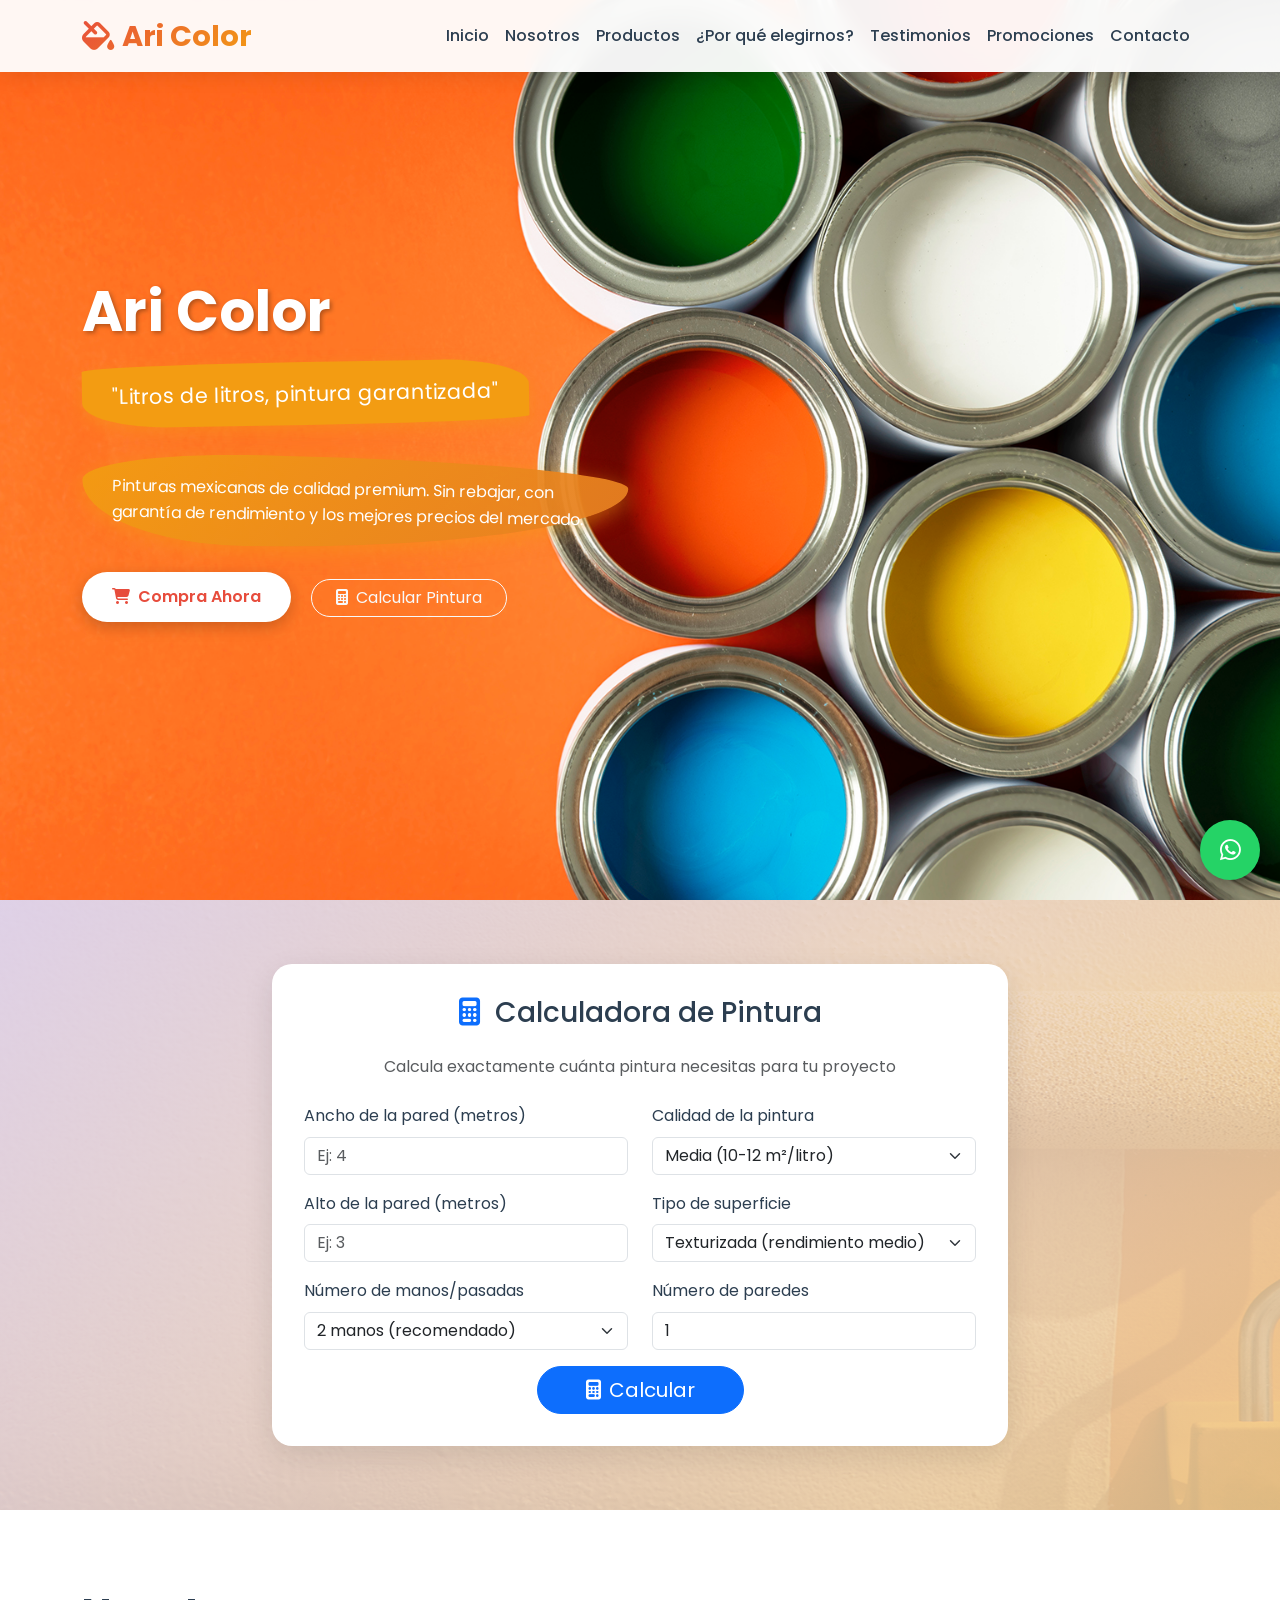
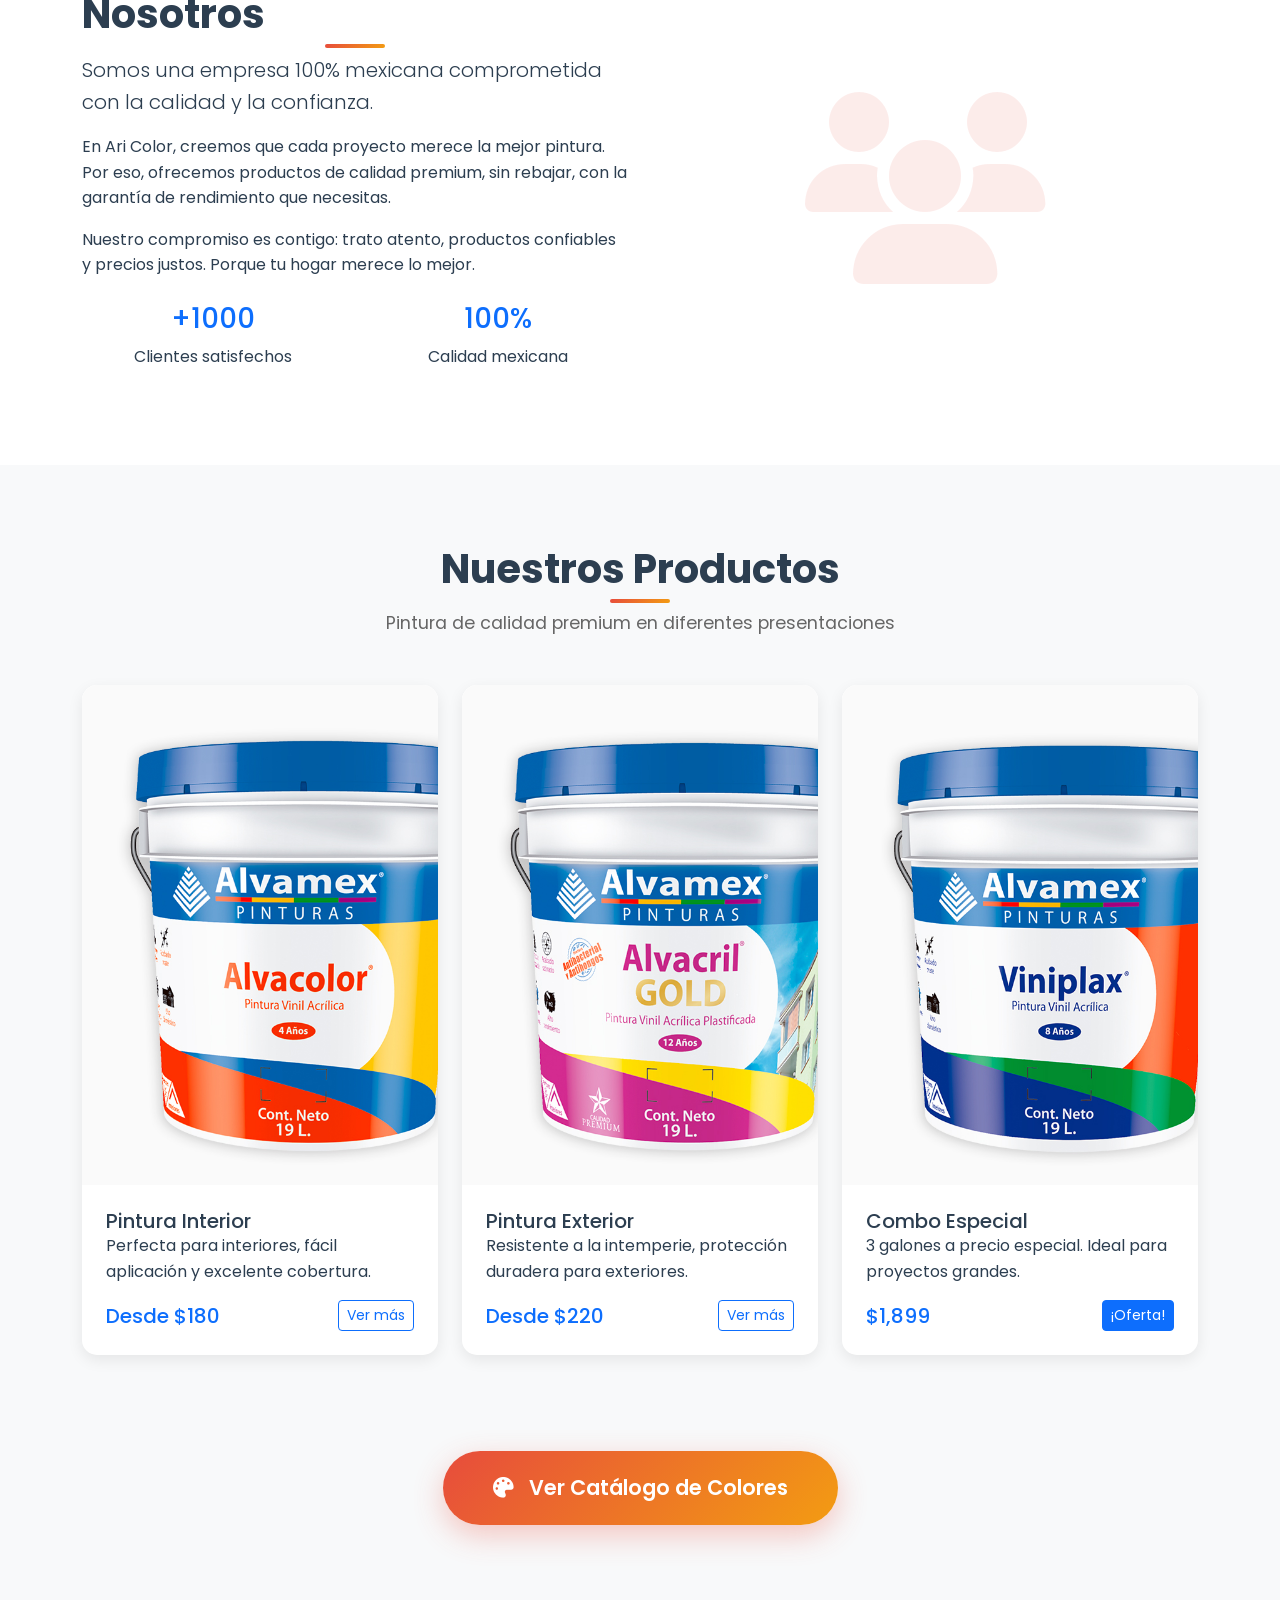
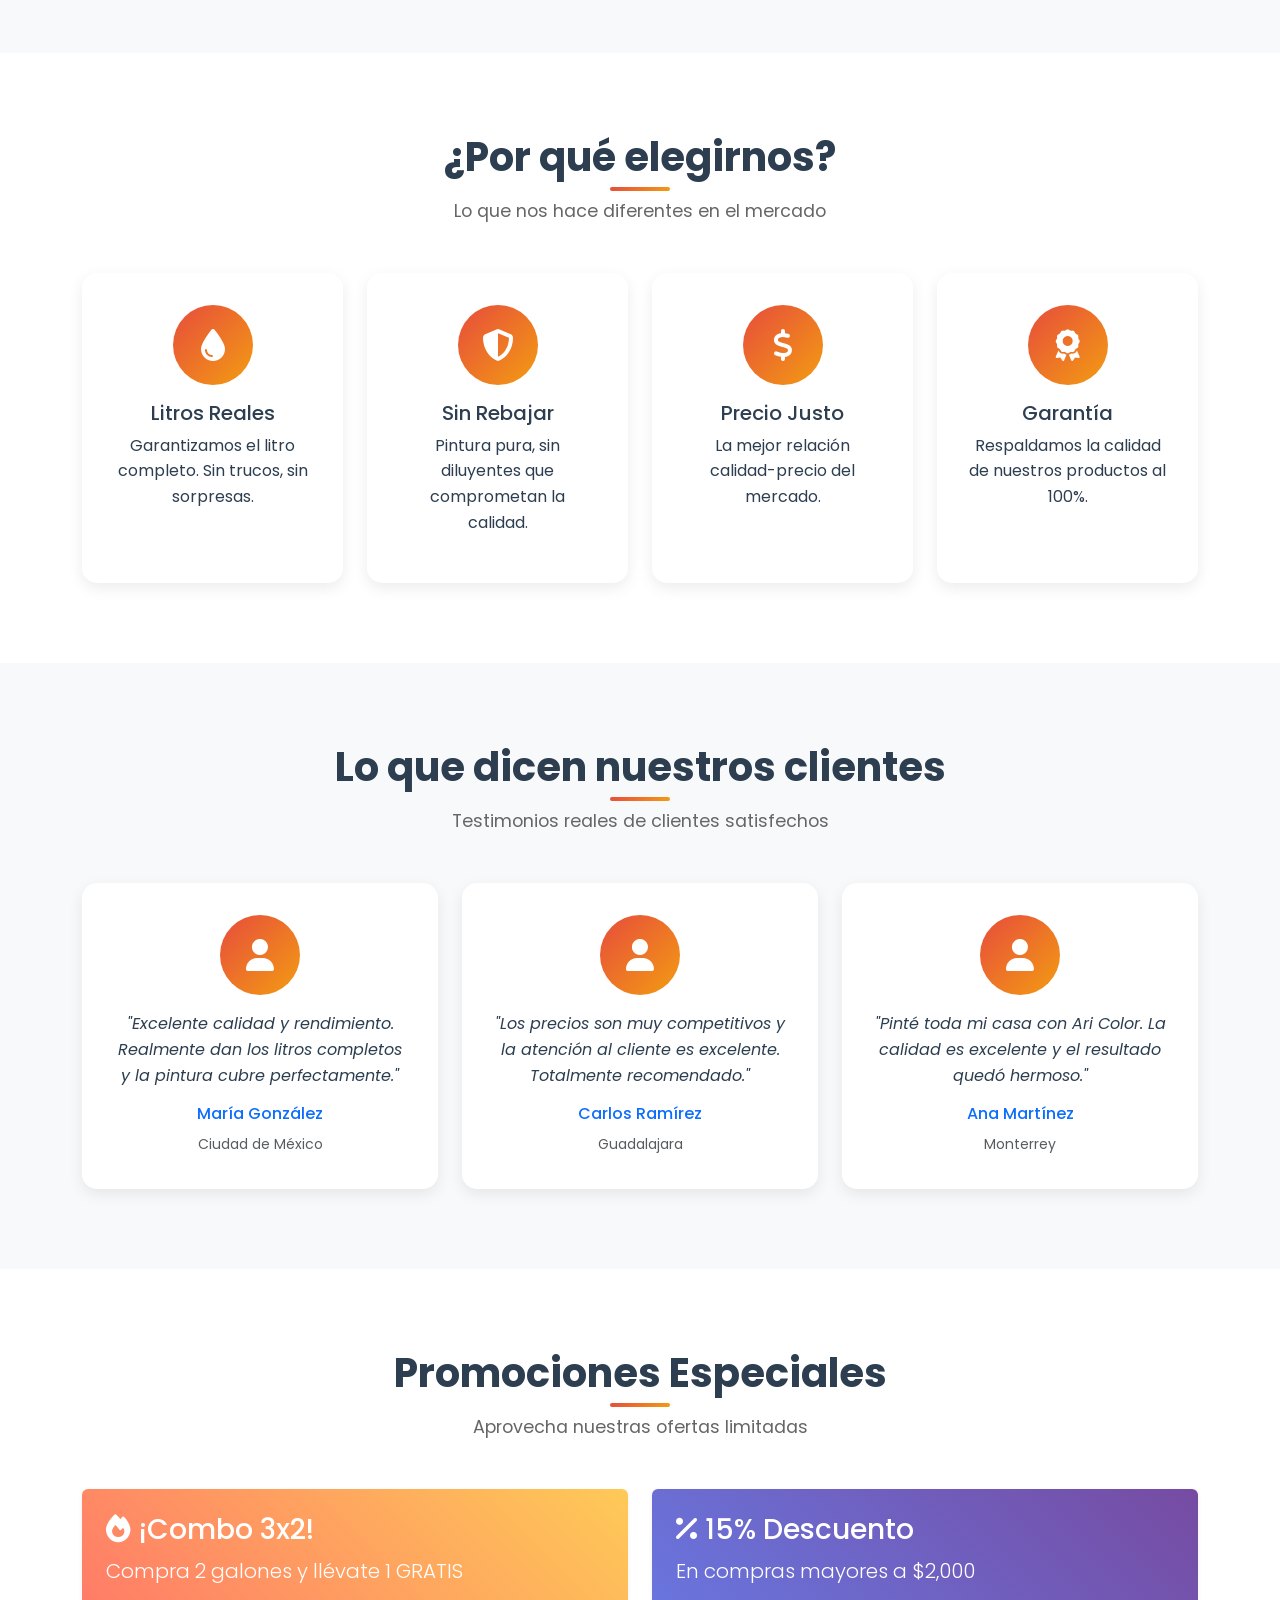
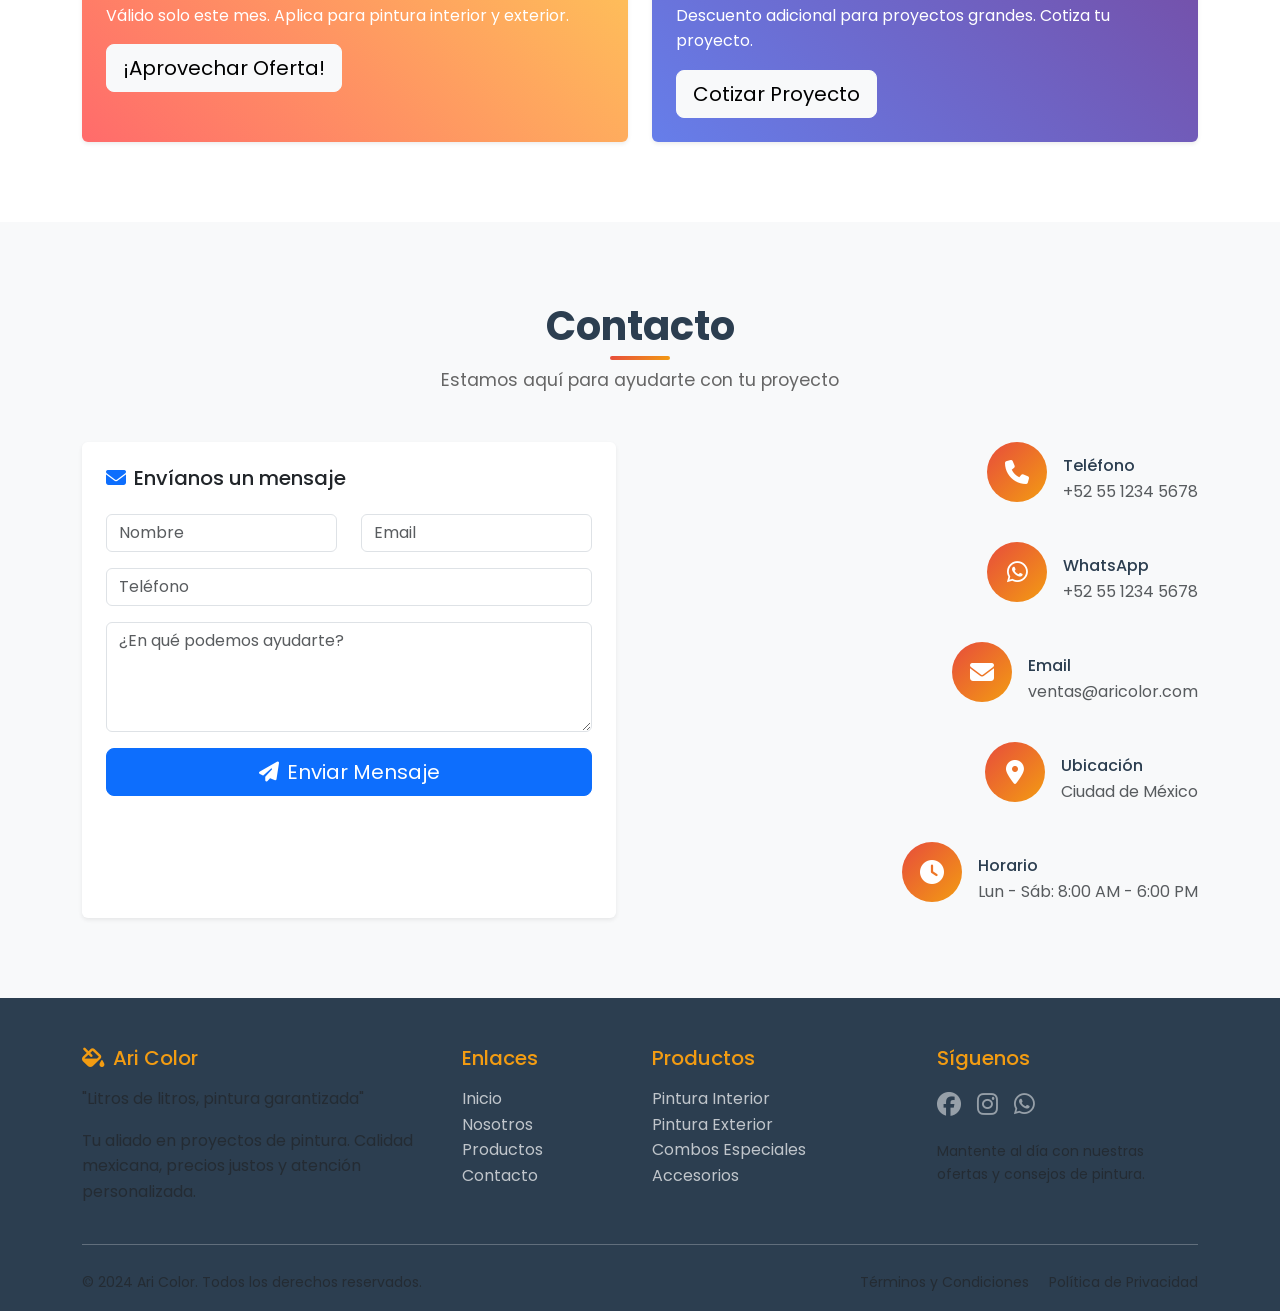
<file: index.html>
<!DOCTYPE html>
<html lang="es">

<head>
    <script src="script.js"></script>
    <script type="text/javascript" async defer src="/pinit.js"></script>
    <meta charset="UTF-8">
    <meta name="viewport" content="width=device-width, initial-scale=1.0">
    <meta name="description"
        content="Ari Color - Litros de litros, pintura garantizada. Pintura mexicana de calidad premium.">
    <meta name="keywords" content="pintura, litros, calidad, mexicana, interior, exterior">
    <title>Ari Color - Litros de litros, pintura garantizada</title>
    <link href="https://cdn.jsdelivr.net/npm/bootstrap@5.3.2/dist/css/bootstrap.min.css" rel="stylesheet">
    <link href="https://cdnjs.cloudflare.com/ajax/libs/font-awesome/6.4.0/css/all.min.css" rel="stylesheet">
    <link href="https://fonts.googleapis.com/css2?family=Poppins:wght@300;400;600;700&display=swap" rel="stylesheet">
    <link rel="icon" type="image/x-icon" href="images/favicon/favicon.ico.png">
    <link href="style.css" rel="stylesheet">

</head>

<body>
    <!-- Navigation -->
    <nav class="navbar navbar-expand-lg navbar-custom fixed-top">
        <div class="container">
            <a class="navbar-brand" href="#home">
                <i class="fas fa-fill-drip me-2"></i>Ari Color
            </a>
            <button class="navbar-toggler" type="button" data-bs-toggle="collapse" data-bs-target="#navbarNav">
                <span class="navbar-toggler-icon"></span>
            </button>
            <div class="collapse navbar-collapse" id="navbarNav">
                <ul class="navbar-nav ms-auto">
                    <li class="nav-item">
                        <a class="nav-link" href="#home">Inicio</a>
                    </li>
                    <li class="nav-item">
                        <a class="nav-link" href="#about">Nosotros</a>
                    </li>
                    <li class="nav-item">
                        <a class="nav-link" href="#products">Productos</a>
                    </li>
                    <li class="nav-item">
                        <a class="nav-link" href="#why-us">¿Por qué elegirnos?</a>
                    </li>
                    <li class="nav-item">
                        <a class="nav-link" href="#testimonials">Testimonios</a>
                    </li>
                    <li class="nav-item">
                        <a class="nav-link" href="#promotions">Promociones</a>
                    </li>
                    <li class="nav-item">
                        <a class="nav-link" href="#contact">Contacto</a>
                    </li>
                </ul>
            </div>
        </div>
    </nav>

    <!-- Hero Section -->
    <section id="home" class="hero-section">
        <div class="container">
            <div class="row align-items-center">
                <div class="col-lg-6">
                    <div class="hero-content fade-in-up">
                        <h1 class="hero-title">Ari Color</h1>
                       
<p class="hero-subtitle">"Litros de litros, pintura garantizada"</p>
<p class="hero-description mb-4">Pinturas mexicanas de calidad premium. Sin rebajar, con garantía de rendimiento y los mejores precios del mercado.</p>
                        <a href="#products" class="btn-custom me-3">
                            <i class="fas fa-shopping-cart me-2"></i>Compra Ahora
                        </a>
                        <a href="#calculator" class="btn btn-outline-light rounded-pill px-4">
                            <i class="fas fa-calculator me-2"></i>Calcular Pintura
                        </a>
                    </div>
                </div>
                <div class="col-lg-6">
                    <div class="text-center">
                        
                    </div>
                </div>
            </div>
        </div>
    </section>

    <!-- Calculator Section -->
    <section id="calculator" class="calculator-section">
        <div class="container">
            <div class="row justify-content-center">
                <div class="col-lg-8">
                    <div class="calculator-card">
                        <h3 class="text-center mb-4">
                            <i class="fas fa-calculator text-primary me-2"></i>
                            Calculadora de Pintura
                        </h3>
                        <p class="text-center text-muted mb-4">Calcula exactamente cuánta pintura necesitas para tu
                            proyecto</p>

                        <div class="row">
                            <div class="col-md-6">
                                <div class="mb-3">
                                    <label class="form-label">Ancho de la pared (metros)</label>
                                    <input type="number" class="form-control" id="width" placeholder="Ej: 4" step="0.1"
                                        min="0">
                                </div>
                                <div class="mb-3">
                                    <label class="form-label">Alto de la pared (metros)</label>
                                    <input type="number" class="form-control" id="height" placeholder="Ej: 3" step="0.1"
                                        min="0">
                                </div>
                                <div class="mb-3">
                                    <label class="form-label">Número de manos/pasadas</label>
                                    <select class="form-select" id="coats">
                                        <option value="1">1 mano</option>
                                        <option value="2" selected>2 manos (recomendado)</option>
                                        <option value="3">3 manos</option>
                                    </select>
                                </div>
                            </div>
                            <div class="col-md-6">
                                <div class="mb-3">
                                    <label class="form-label">Calidad de la pintura</label>
                                    <select class="form-select" id="quality">
                                        <option value="basica">Básica (8-10 m²/litro)</option>
                                        <option value="media" selected>Media (10-12 m²/litro)</option>
                                        <option value="premium">Premium (12-14 m²/litro)</option>
                                    </select>
                                </div>
                                <div class="mb-3">
                                    <label class="form-label">Tipo de superficie</label>
                                    <select class="form-select" id="surface">
                                        <option value="lisa">Lisa (mejor rendimiento)</option>
                                        <option value="texturizada" selected>Texturizada (rendimiento medio)</option>
                                        <option value="rugosa">Rugosa (menor rendimiento)</option>
                                    </select>
                                </div>
                                <div class="mb-3">
                                    <label class="form-label">Número de paredes</label>
                                    <input type="number" class="form-control" id="walls" placeholder="Ej: 1" value="1"
                                        min="1" max="20">
                                </div>
                            </div>
                        </div>

                        <div class="text-center">
                            <button class="btn btn-primary btn-lg rounded-pill px-5" onclick="calculatePaint()">
                                <i class="fas fa-calculator me-2"></i>Calcular
                            </button>
                        </div>

                        <div id="result" class="mt-4" style="display: none;">
                            <div class="alert alert-success">
                                <h5 class="text-center mb-3"><i class="fas fa-paint-brush me-2"></i>Resultado del
                                    Cálculo</h5>

                                <div class="row text-center mb-3">
                                    <div class="col-md-4">
                                        <div class="p-3 bg-white rounded">
                                            <small class="text-muted d-block">Área total</small>
                                            <strong id="totalArea" class="fs-5 text-primary"></strong>
                                        </div>
                                    </div>
                                    <div class="col-md-4">
                                        <div class="p-3 bg-white rounded">
                                            <small class="text-muted d-block">Rendimiento</small>
                                            <strong id="coverage" class="fs-5 text-primary"></strong>
                                        </div>
                                    </div>
                                    <div class="col-md-4">
                                        <div class="p-3 bg-white rounded">
                                            <small class="text-muted d-block">Litros necesarios</small>
                                            <strong id="liters" class="fs-5 text-primary"></strong>
                                        </div>
                                    </div>
                                </div>

                                <div class="text-center p-3 bg-white rounded">
                                    <p class="mb-2"><strong>Recomendación de compra:</strong></p>
                                    <p class="mb-0 fs-5 text-success" id="recommendation"></p>
                                </div>

                                <div class="mt-3 p-3 bg-light rounded">
                                    <small class="text-muted" id="details"></small>
                                </div>
                            </div>
                        </div>
                    </div>
                </div>
            </div>
        </div>
    </section>

    <!-- About Section -->
    <section id="about" class="section-padding">
        <div class="container">
            <div class="row align-items-center">
                <div class="col-lg-6">
                    <h2 class="section-title text-start">Nosotros</h2>
                    <p class="lead">Somos una empresa 100% mexicana comprometida con la calidad y la confianza.</p>
                    <p>En Ari Color, creemos que cada proyecto merece la mejor pintura. Por eso, ofrecemos productos de
                        calidad premium, sin rebajar, con la garantía de rendimiento que necesitas.</p>
                    <p>Nuestro compromiso es contigo: trato atento, productos confiables y precios justos. Porque tu
                        hogar merece lo mejor.</p>
                    <div class="row mt-4">
                        <div class="col-6">
                            <div class="text-center">
                                <h3 class="text-primary">+1000</h3>
                                <p>Clientes satisfechos</p>
                            </div>
                        </div>
                        <div class="col-6">
                            <div class="text-center">
                                <h3 class="text-primary">100%</h3>
                                <p>Calidad mexicana</p>
                            </div>
                        </div>
                    </div>
                </div>
                <div class="col-lg-6">
                    <div class="text-center">
                        <i class="fas fa-users"
                            style="font-size: 12rem; color: var(--primary-color); opacity: 0.1;"></i>
                    </div>
                </div>
            </div>
        </div>
    </section>

    <!-- Products Section -->
    <section id="products" class="section-padding bg-light">
        <div class="container">
            <h2 class="section-title">Nuestros Productos</h2>
            <p class="section-subtitle">Pintura de calidad premium en diferentes presentaciones</p>

            <div class="row g-4">
                <div class="col-lg-4 col-md-6">
                    <div class="product-card">
                       <div class="product-image">
    <img src="VIN-Alvacolor-19L.jpg" height="500px" width="auto"alt="Pintura Interior">
</div>
                        <div class="card-body p-4">
                            <h5 class="card-title">Pintura Interior</h5>
                            <p class="card-text">Perfecta para interiores, fácil aplicación y excelente cobertura.</p>
                            <div class="d-flex justify-content-between align-items-center">
                                <span class="h5 text-primary mb-0">Desde $180</span>
                                <button class="btn btn-outline-primary btn-sm product-btn">Ver más</button>
                            </div>
                        </div>
                    </div>
                </div>
                <div class="col-lg-4 col-md-6">
                    <div class="product-card">
                                          <div class="product-image">
    <img src="VIN-Alvacril-Gold-19L.jpg" height="500px" width="auto"alt="Pintura Interior">
</div>
                        <div class="card-body p-4">
                            <h5 class="card-title">Pintura Exterior</h5>
                            <p class="card-text">Resistente a la intemperie, protección duradera para exteriores.</p>
                            <div class="d-flex justify-content-between align-items-center">
                                <span class="h5 text-primary mb-0">Desde $220</span>
                                <button class="btn btn-outline-primary btn-sm product-btn">Ver más</button>
                            </div>
                        </div>
                    </div>
                </div>
                <div class="col-lg-4 col-md-6">
                    <div class="product-card">
                                           <div class="product-image">
    <img src="VIN-Viniplax-19L.jpg" height="500px" width="auto"alt="Pintura Interior">
</div>
                        <div class="card-body p-4">
                            <h5 class="card-title">Combo Especial</h5>
                            <p class="card-text">3 galones a precio especial. Ideal para proyectos grandes.</p>
                            <div class="d-flex justify-content-between align-items-center">
                                <span class="h5 text-primary mb-0">$1,899</span>
                                <button class="btn btn-primary btn-sm product-btn">¡Oferta!</button>
                            </div>
                        </div>
                    </div>
                </div>
            </div>
            <div class="container py-5">
        
        
        <!-- Catalog Toggle Button -->
        <div class="catalog-toggle-wrapper">
            <button class="catalog-toggle-btn" id="catalogToggle">
                <i class="fas fa-palette"></i>
                <span>Ver Catálogo de Colores</span>
            </button>
        </div>

        <!-- Collapsible Catalog Section -->
        <div class="catalog-collapsible" id="catalogSection">
            <div class="catalog-section">
                <div class="container">
                    <h2 class="section-title">
                        <i class="fas fa-palette me-2" style="color: var(--primary-color);"></i>
                        Catálogo de Colores
                    </h2>
                    <p class="section-subtitle">Explora nuestra amplia gama de colores premium</p>

                    <!-- Filtros y Búsqueda -->
                    <div class="filter-container">
                        <div class="row align-items-center mb-3">
                            <div class="col-md-6">
                                <input type="text" id="searchInput" class="form-control search-box" placeholder="Buscar por nombre o código...">
                            </div>
                            <div class="col-md-6 text-end">
                                <span id="colorCount" class="text-muted">50 colores disponibles</span>
                            </div>
                        </div>
                        <div class="text-center">
                            <button class="filter-btn active" data-category="all">Todos</button>
                            <button class="filter-btn" data-category="calidos">Cálidos</button>
                            <button class="filter-btn" data-category="frios">Fríos</button>
                            <button class="filter-btn" data-category="neutros">Neutros</button>
                            <button class="filter-btn" data-category="pasteles">Pasteles</button>
                            <button class="filter-btn" data-category="intensos">Intensos</button>
                        </div>
                    </div>

                    <!-- Grid de Colores -->
                    <div id="colorGrid" class="color-grid"></div>

                    <!-- Mensaje cuando no hay resultados -->
                    <div id="noResults" class="text-center py-5" style="display: none;">
                        <i class="fas fa-search fs-1 text-muted mb-3"></i>
                        <p class="text-muted">No se encontraron colores con ese criterio</p>
                    </div>
                </div>
            </div>
        </div>
    </div>

    <!-- Modal de Detalle -->
    <div class="modal fade" id="colorModal" tabindex="-1">
        <div class="modal-dialog modal-lg modal-dialog-centered">
            <div class="modal-content">
                <div class="modal-header border-0">
                    <h5 class="modal-title">Detalle del Color</h5>
                    <button type="button" class="btn-close" data-bs-dismiss="modal"></button>
                </div>
                <div class="modal-body">
                    <div class="row">
                        <div class="col-md-4">
                            <div id="modalColorPreview" class="modal-color-preview"></div>
                            <div class="color-detail-info">
                                <h3 id="modalColorName" class="color-detail-name"></h3>
                                <div class="detail-item">
                                    <div class="detail-label">Código</div>
                                    <div class="detail-value" id="modalColorCode"></div>
                                    <button class="copy-btn mt-2" onclick="copyCode()">
                                        <i class="fas fa-copy me-1"></i> Copiar
                                    </button>
                                </div>
                                <div class="detail-item">
                                    <div class="detail-label">Categoría</div>
                                    <div class="detail-value" id="modalColorCategory"></div>
                                </div>
                                <div class="detail-item">
                                    <div class="detail-label">Ideal para</div>
                                    <div class="detail-value" id="modalColorUse"></div>
                                </div>

                            </div>
                        </div>
                          <div class="col-md-8">
                            
                            <div class="col-lg-12">
                            <div class="pinterest-container">
                                
                                <div class="pinterest-embed-wrapper">
                                    <iframe src="https://pin.it/7azLNta8i" 
                                            height="450" 
                                            width="100%" 
                                            frameborder="0" 
                                            scrolling="no"
                                            style="border-radius: 10px;">
                                    </iframe>
                                </div>
                                <h5 class="mb-3">
                                    <i class="fab fa-pinterest text-danger me-2"></i>
                                    Inspiración de Pinterest
                                </h5>
                                <p class="text-muted small mt-2">
                                    <i class="fas fa-lightbulb me-1"></i>
                                    Ideas de decoración usando este color
                                </p>
                                <div class="mt-4">
                                    <a href="https://wa.me/5512345678" class="btn btn-success w-100 rounded-pill" target="_blank">
                                        <i class="fab fa-whatsapp me-2"></i>Ordena por WhatsApp!
                                    </a>
                                </div>
                            </div>
                        </div>
                        </div>
                    </div>
                </div>
            </div>
        </div>
    </div>
        </div>
    </section>


    <!-- Why Choose Us Section -->
    <section id="why-us" class="section-padding">
        <div class="container">
            <h2 class="section-title">¿Por qué elegirnos?</h2>
            <p class="section-subtitle">Lo que nos hace diferentes en el mercado</p>

            <div class="row g-4">
                <div class="col-lg-3 col-md-6">
                    <div class="feature-card">
                        <div class="feature-icon">
                            <i class="fas fa-droplet"></i>
                        </div>
                        <h5>Litros Reales</h5>
                        <p>Garantizamos el litro completo. Sin trucos, sin sorpresas.</p>
                    </div>
                </div>
                <div class="col-lg-3 col-md-6">
                    <div class="feature-card">
                        <div class="feature-icon">
                            <i class="fas fa-shield-alt"></i>
                        </div>
                        <h5>Sin Rebajar</h5>
                        <p>Pintura pura, sin diluyentes que comprometan la calidad.</p>
                    </div>
                </div>
                <div class="col-lg-3 col-md-6">
                    <div class="feature-card">
                        <div class="feature-icon">
                            <i class="fas fa-dollar-sign"></i>
                        </div>
                        <h5>Precio Justo</h5>
                        <p>La mejor relación calidad-precio del mercado.</p>
                    </div>
                </div>
                <div class="col-lg-3 col-md-6">
                    <div class="feature-card">
                        <div class="feature-icon">
                            <i class="fas fa-award"></i>
                        </div>
                        <h5>Garantía</h5>
                        <p>Respaldamos la calidad de nuestros productos al 100%.</p>
                    </div>
                </div>
            </div>
        </div>
    </section>

    <!-- Testimonials Section -->
    <section id="testimonials" class="section-padding bg-light">
        <div class="container">
            <h2 class="section-title">Lo que dicen nuestros clientes</h2>
            <p class="section-subtitle">Testimonios reales de clientes satisfechos</p>

            <div class="row g-4">
                <div class="col-lg-4 col-md-6">
                    <div class="testimonial-card">
                        <div class="testimonial-avatar">
                            <i class="fas fa-user"></i>
                        </div>
                        <p class="fst-italic">"Excelente calidad y rendimiento. Realmente dan los litros completos y la
                            pintura cubre perfectamente."</p>
                        <h6 class="text-primary">María González</h6>
                        <small class="text-muted">Ciudad de México</small>
                    </div>
                </div>
                <div class="col-lg-4 col-md-6">
                    <div class="testimonial-card">
                        <div class="testimonial-avatar">
                            <i class="fas fa-user"></i>
                        </div>
                        <p class="fst-italic">"Los precios son muy competitivos y la atención al cliente es excelente.
                            Totalmente recomendado."</p>
                        <h6 class="text-primary">Carlos Ramírez</h6>
                        <small class="text-muted">Guadalajara</small>
                    </div>
                </div>
                <div class="col-lg-4 col-md-6">
                    <div class="testimonial-card">
                        <div class="testimonial-avatar">
                            <i class="fas fa-user"></i>
                        </div>
                        <p class="fst-italic">"Pinté toda mi casa con Ari Color. La calidad es excelente y el resultado
                            quedó hermoso."</p>
                        <h6 class="text-primary">Ana Martínez</h6>
                        <small class="text-muted">Monterrey</small>
                    </div>
                </div>
            </div>
        </div>
    </section>

    <!-- Promotions Section -->
    <section id="promotions" class="section-padding">
        <div class="container">
            <h2 class="section-title">Promociones Especiales</h2>
            <p class="section-subtitle">Aprovecha nuestras ofertas limitadas</p>

            <div class="row g-4">
                <div class="col-lg-6">
                    <div class="card border-0 shadow-sm h-100"
                        style="background: linear-gradient(45deg, #ff6b6b, #feca57);">
                        <div class="card-body p-4 text-white">
                            <h3><i class="fas fa-fire me-2"></i>¡Combo 3x2!</h3>
                            <p class="lead">Compra 2 galones y llévate 1 GRATIS</p>
                            <p>Válido solo este mes. Aplica para pintura interior y exterior.</p>
                            <button class="btn btn-light btn-lg promo-btn">¡Aprovechar Oferta!</button>
                        </div>
                    </div>
                </div>
                <div class="col-lg-6">
                    <div class="card border-0 shadow-sm h-100"
                        style="background: linear-gradient(45deg, #667eea, #764ba2);">
                        <div class="card-body p-4 text-white">
                            <h3><i class="fas fa-percentage me-2"></i>15% Descuento</h3>
                            <p class="lead">En compras mayores a $2,000</p>
                            <p>Descuento adicional para proyectos grandes. Cotiza tu proyecto.</p>
                            <button class="btn btn-light btn-lg promo-btn">Cotizar Proyecto</button>
                        </div>
                    </div>
                </div>
            </div>
        </div>
    </section>

    <!-- Contact Section -->
    <section id="contact" class="section-padding bg-light">
        <div class="container">
            <h2 class="section-title">Contacto</h2>
            <p class="section-subtitle">Estamos aquí para ayudarte con tu proyecto</p>

            <div class="row g-5">
                <div class="col-lg-6">
                    <div class="card border-0 shadow-sm h-100">
                        <div class="card-body p-4">
                            <h5 class="mb-4"><i class="fas fa-envelope me-2 text-primary"></i>Envíanos un mensaje</h5>
                            <form action="https://formspree.io/f/xgvnrewq" method="POST">
                                <div class="row">
                                    <div class="col-md-6 mb-3">
                                       <input type="name" class="form-control" placeholder="Nombre">
                                    </div>
                                    <div class="col-md-6 mb-3">
                                        <input type="email" class="form-control" placeholder="Email">
                                    </div>
                                </div>
                                <div class="mb-3">
                                   <input type="tel" class="form-control" placeholder="Teléfono">
                                </div>
                                <div class="mb-3">
                                    <textarea name="message" class="form-control" rows="4"
                                        placeholder="¿En qué podemos ayudarte?"></textarea>
                                </div>
                                <button type="submit" class="btn btn-primary btn-lg w-100">
                                    <i class="fas fa-paper-plane me-2"></i>Enviar Mensaje
                                </button>
                            </form>
                        </div>
                    </div>
                </div>
                <div class="col-lg-6">
                    <div class="row g-4">
                        <div class="col-12">
                            <div class="d-flex align-items-center">
                                <div class="feature-icon me-3" style="width: 60px; height: 60px; font-size: 1.5rem;">
                                    <i class="fas fa-phone"></i>
                                </div>
                                <div>
                                    <h6 class="mb-1">Teléfono</h6>
                                    <p class="mb-0 text-muted">+52 55 1234 5678</p>
                                </div>

                            </div>
                        </div>
                        <div class="col-12">
                            <div class="d-flex align-items-center">
                                <div class="feature-icon me-3" style="width: 60px; height: 60px; font-size: 1.5rem;">
                                    <i class="fab fa-whatsapp"></i>
                                </div>
                                <div>
                                    <h6 class="mb-1">WhatsApp</h6>
                                    <p class="mb-0 text-muted">+52 55 1234 5678</p>
                                </div>
                            </div>
                        </div>
                        <div class="col-12">
                            <div class="d-flex align-items-center">
                                <div class="feature-icon me-3" style="width: 60px; height: 60px; font-size: 1.5rem;">
                                    <i class="fas fa-envelope"></i>
                                </div>
                                <div>
                                    <h6 class="mb-1">Email</h6>
                                    <p class="mb-0 text-muted">ventas@aricolor.com</p>
                                </div>
                            </div>
                        </div>
                        <div class="col-12">
                            <div class="d-flex align-items-center">
                                <div class="feature-icon me-3" style="width: 60px; height: 60px; font-size: 1.5rem;">
                                    <i class="fas fa-map-marker-alt"></i>
                                </div>
                                <div>
                                    <h6 class="mb-1">Ubicación</h6>
                                    <p class="mb-0 text-muted">Ciudad de México</p>
                                </div>
                            </div>
                        </div>
                        <div class="col-12">
                            <div class="d-flex align-items-center">
                                <div class="feature-icon me-3" style="width: 60px; height: 60px; font-size: 1.5rem;">
                                    <i class="fas fa-clock"></i>
                                </div>
                                <div>
                                    <h6 class="mb-1">Horario</h6>
                                    <p class="mb-0 text-muted">Lun - Sáb: 8:00 AM - 6:00 PM</p>
                                </div>
                            </div>
                        </div>
                    </div>
                </div>
            </div>
        </div>
    </section>

    <!-- Footer -->
    <footer class="footer">
        <div class="container">
            <div class="row g-4">
                <div class="col-lg-4">
                    <h5><i class="fas fa-fill-drip me-2"></i>Ari Color</h5>
                    <p class="text-muted">"Litros de litros, pintura garantizada"</p>
                    <p class="text-muted">Tu aliado en proyectos de pintura. Calidad mexicana, precios justos y atención
                        personalizada.</p>
                </div>
                <div class="col-lg-2">
                    <h5>Enlaces</h5>
                    <ul class="list-unstyled">
                        <li><a href="#home">Inicio</a></li>
                        <li><a href="#about">Nosotros</a></li>
                        <li><a href="#products">Productos</a></li>
                        <li><a href="#contact">Contacto</a></li>
                    </ul>
                </div>
                <div class="col-lg-3">
                    <h5>Productos</h5>
                    <ul class="list-unstyled">
                        <li><a href="#">Pintura Interior</a></li>
                        <li><a href="#">Pintura Exterior</a></li>
                        <li><a href="#">Combos Especiales</a></li>
                        <li><a href="#">Accesorios</a></li>
                    </ul>
                </div>
                <div class="col-lg-3">
                    <h5>Síguenos</h5>
                    <div class="d-flex gap-3 mb-3">
                        <a href="#" class="text-white-50 fs-4"><i class="fab fa-facebook"></i></a>
                        <a href="#" class="text-white-50 fs-4"><i class="fab fa-instagram"></i></a>
                        <a href="#" class="text-white-50 fs-4"><i class="fab fa-whatsapp"></i></a>
                    </div>
                    <p class="text-muted small">Mantente al día con nuestras ofertas y consejos de pintura.</p>
                </div>
            </div>



            <hr class="my-4">
            <div class="row align-items-center">
                <div class="col-md-6">
                    <p class="text-muted small mb-0">&copy; 2024 Ari Color. Todos los derechos reservados.</p>
                </div>
                <div class="col-md-6 text-md-end">
                    <small class="text-muted">
                        <a href="#" class="text-muted me-3">Términos y Condiciones</a>
                        <a href="#" class="text-muted">Política de Privacidad</a>
                    </small>
                </div>
            </div>
        </div>
    </footer>

    <!-- WhatsApp Floating Button -->
    <a href="https://wa.me/5512345678?text=Hola,%20me%20interesa%20conocer%20más%20sobre%20sus%20productos"
        class="whatsapp-btn" target="_blank">
        <i class="fab fa-whatsapp"></i>
    </a>
    <!-- Bootstrap JS -->
    <script src="https://cdn.jsdelivr.net/npm/bootstrap@5.3.2/dist/js/bootstrap.bundle.min.js"></script>
     <script src="https://cdn.jsdelivr.net/npm/bootstrap@5.3.2/dist/js/bootstrap.bundle.min.js"></script>
    <script>
        // Base de datos de colores
        const colorsDatabase = [
            // Cálidos
            { id: 743, name: 'Coral', code: '#e56a61', category: 'calidos', use: 'Acentos y detalles' },
            { id: 710, name: 'Champaña', code: '#f7e5b4', category: 'calidos', use: 'Espacios elegantes' },
            { id: 705, name: 'Paja', code: '#f7d69c', category: 'calidos', use: 'Dormitorios' },
            { id: 726, name: 'Tangerina', code: '#dd722a', category: 'calidos', use: 'Espacios creativos' },
            { id: 702, name: 'Crema', code: '#f9d69f', category: 'calidos', use: 'Salas' },
            { id: 744, name: 'Mango', code: '#ea8028', category: 'calidos', use: 'Cocinas' },
            { id: 727, name: 'Durazno', code: '#f4ba80', category: 'calidos', use: 'Habitaciones infantiles' },
            { id: 717, name: 'Gris Sombra', code: '#afaead', category: 'calidos', use: 'Espacios modernos' },
            { id: 704, name: 'Amarillo Napolitano', code: '#f09b55', category: 'calidos', use: 'Comedores' },
            { id: 711, name: 'Rosa Mexicano', code: '#b63c74', category: 'calidos', use: 'Detalles decorativos' },
            { id: 721, name: 'Amarillo Limón', code: '#fdde0e', category: 'calidos', use: 'Energía y alegría' },
            { id: 732, name: 'Mostaza', code: '#a57e37', category: 'calidos', use: 'Calidez vintage' },
            { id: 724, name: 'Negro', code: '#1c120e', category: 'calidos', use: 'Elegancia dramática' },
            { id: 708, name: 'Rojo Indio', code: '#3f1b0e', category: 'calidos', use: 'Acentos rústicos' },
            { id: 707, name: 'Café', code: '#35241a', category: 'calidos', use: 'Ambientes acogedores' },
            { id: 729, name: 'Chicle', code: '#8e285b', category: 'calidos', use: 'Toques juveniles' },
            
            // Fríos
            { id: 701, name: 'Blanco Amanecer', code: '#edf9f1', category: 'frios', use: 'Baños' },
            { id: 703, name: 'Olivo', code: '#7f846a', category: 'frios', use: 'Naturaleza' },
            { id: 716, name: 'Celeste', code: '#81caeb', category: 'frios', use: 'Espacios tranquilos' },
            { id: 742, name: 'Verde Arruba', code: '#59a233', category: 'frios', use: 'Frescura natural' },
            { id: 730, name: 'Verde Cordova', code: '#509856', category: 'frios', use: 'Jardines interiores' },
            { id: 740, name: 'Uva', code: '#62376d', category: 'frios', use: 'Dormitorios' },
            { id: 722, name: 'Azul Colonial', code: '#1f1e6c', category: 'frios', use: 'Elegancia clásica' },
            { id: 714, name: 'Concreto', code: '#9aa3a8', category: 'frios', use: 'Minimalismo' },
            { id: 728, name: 'Azul Acero', code: '#2e4972', category: 'frios', use: 'Oficinas' },
            
            // Neutros
            { id: 700, name: 'Blanco', code: '#ffffff', category: 'neutros', use: 'Todos los espacios' },
            
            // Pasteles
            { id: 735, name: 'Blanco Ostión', code: '#e5e0d2', category: 'pasteles', use: 'Elegancia suave' },
            { id: 712, name: 'Rosa Pastel', code: '#b2367a', category: 'pasteles', use: 'Suavidad y romanticismo' },
            
            // Intensos
            { id: 731, name: 'Verde Tierno', code: '#a6c41f', category: 'intensos', use: 'Energía vibrante' },
            { id: 715, name: 'Azul Griego', code: '#147ebd', category: 'intensos', use: 'Mar Mediterráneo' },
            { id: 719, name: 'Naranja', code: '#c13b06', category: 'intensos', use: 'Acentos llamativos' },
            { id: 734, name: 'Violeta', code: '#1c0351', category: 'intensos', use: 'Lujo y misterio' },
            { id: 720, name: 'Rojo', code: '#a91318', category: 'intensos', use: 'Pasión y energía' },
            { id: 706, name: 'Azul Intenso', code: '#091f56', category: 'intensos', use: 'Profundidad' },
            { id: 745, name: 'Red Barón', code: '#680f12', category: 'intensos', use: 'Elegancia intensa' },
            { id: 709, name: 'Turquesa', code: '#088592', category: 'intensos', use: 'Frescura moderna' },
            { id: 741, name: 'Azul Rey', code: '#002776', category: 'intensos', use: 'Realeza' },
            { id: 718, name: 'Verde Esmeralda', code: '#032b1d', category: 'intensos', use: 'Naturaleza profunda' },
            { id: 723, name: 'Naranja Básico', code: '#d64b25', category: 'intensos', use: 'Vitalidad' },
            { id: 713, name: 'Ambar', code: '#eaa00c', category: 'intensos', use: 'Calidez brillante' }
        ];

        let currentColors = [...colorsDatabase];
        let selectedColor = null;

        // Toggle catalog
        document.getElementById('catalogToggle').addEventListener('click', function() {
            const catalogSection = document.getElementById('catalogSection');
            const btn = this;
            
            catalogSection.classList.toggle('show');
            btn.classList.toggle('active');
            
            const btnText = btn.querySelector('span');
            if (catalogSection.classList.contains('show')) {
                btnText.textContent = 'Ocultar Catálogo';
                setTimeout(() => {
                    catalogSection.scrollIntoView({ behavior: 'smooth', block: 'nearest' });
                }, 300);
            } else {
                btnText.textContent = 'Ver Catálogo de Colores';
            }
        });

        // Renderizar colores
        function renderColors(colors) {
            const grid = document.getElementById('colorGrid');
            const noResults = document.getElementById('noResults');
            
            if (colors.length === 0) {
                grid.innerHTML = '';
                noResults.style.display = 'block';
                return;
            }
            
            noResults.style.display = 'none';
            grid.innerHTML = colors.map((color, index) => `
                <div class="color-card fade-in-up" style="animation-delay: ${index * 0.05}s" onclick="showColorDetail(${index})">
                    <div class="color-swatch" style="background: ${color.code}"></div>
                    <div class="color-info">
                        <div class="color-name">${color.name}</div>
                        <div class="color-code">${color.code}</div>
                        <span class="color-tag">${getCategoryLabel(color.category)}</span>
                    </div>
                </div>
            `).join('');
            
            updateColorCount(colors.length);
        }

        // Mostrar detalle del color
        function showColorDetail(index) {
            selectedColor = currentColors[index];
            document.getElementById('modalColorPreview').style.background = selectedColor.code;
            document.getElementById('modalColorName').textContent = selectedColor.name;
            document.getElementById('modalColorCode').textContent = selectedColor.code;
            document.getElementById('modalColorCategory').textContent = getCategoryLabel(selectedColor.category);
            document.getElementById('modalColorUse').textContent = selectedColor.use;
            
            const modal = new bootstrap.Modal(document.getElementById('colorModal'));
            modal.show();
        }

        // Copiar código de color
        function copyCode() {
            navigator.clipboard.writeText(selectedColor.code);
            alert('¡Código copiado: ' + selectedColor.code + '!');
        }

        // Filtrar por categoría
        function filterByCategory(category) {
            if (category === 'all') {
                currentColors = [...colorsDatabase];
            } else {
                currentColors = colorsDatabase.filter(color => color.category === category);
            }
            renderColors(currentColors);
        }

        // Buscar colores
        function searchColors(query) {
            const searchTerm = query.toLowerCase();
            currentColors = colorsDatabase.filter(color => 
                color.name.toLowerCase().includes(searchTerm) ||
                color.code.toLowerCase().includes(searchTerm)
            );
            renderColors(currentColors);
        }

        // Obtener etiqueta de categoría
        function getCategoryLabel(category) {
            const labels = {
                calidos: 'Cálido',
                frios: 'Frío',
                neutros: 'Neutro',
                pasteles: 'Pastel',
                intensos: 'Intenso'
            };
            return labels[category] || category;
        }

        // Actualizar contador
        function updateColorCount(count) {
            document.getElementById('colorCount').textContent = `${count} color${count !== 1 ? 'es' : ''} disponible${count !== 1 ? 's' : ''}`;
        }

        // Event Listeners
        document.querySelectorAll('.filter-btn').forEach(btn => {
            btn.addEventListener('click', function() {
                document.querySelectorAll('.filter-btn').forEach(b => b.classList.remove('active'));
                this.classList.add('active');
                filterByCategory(this.dataset.category);
            });
        });

        document.getElementById('searchInput').addEventListener('input', function(e) {
            searchColors(e.target.value);
        });

        // Inicializar
        renderColors(colorsDatabase);
    </script>


</body>
</file>
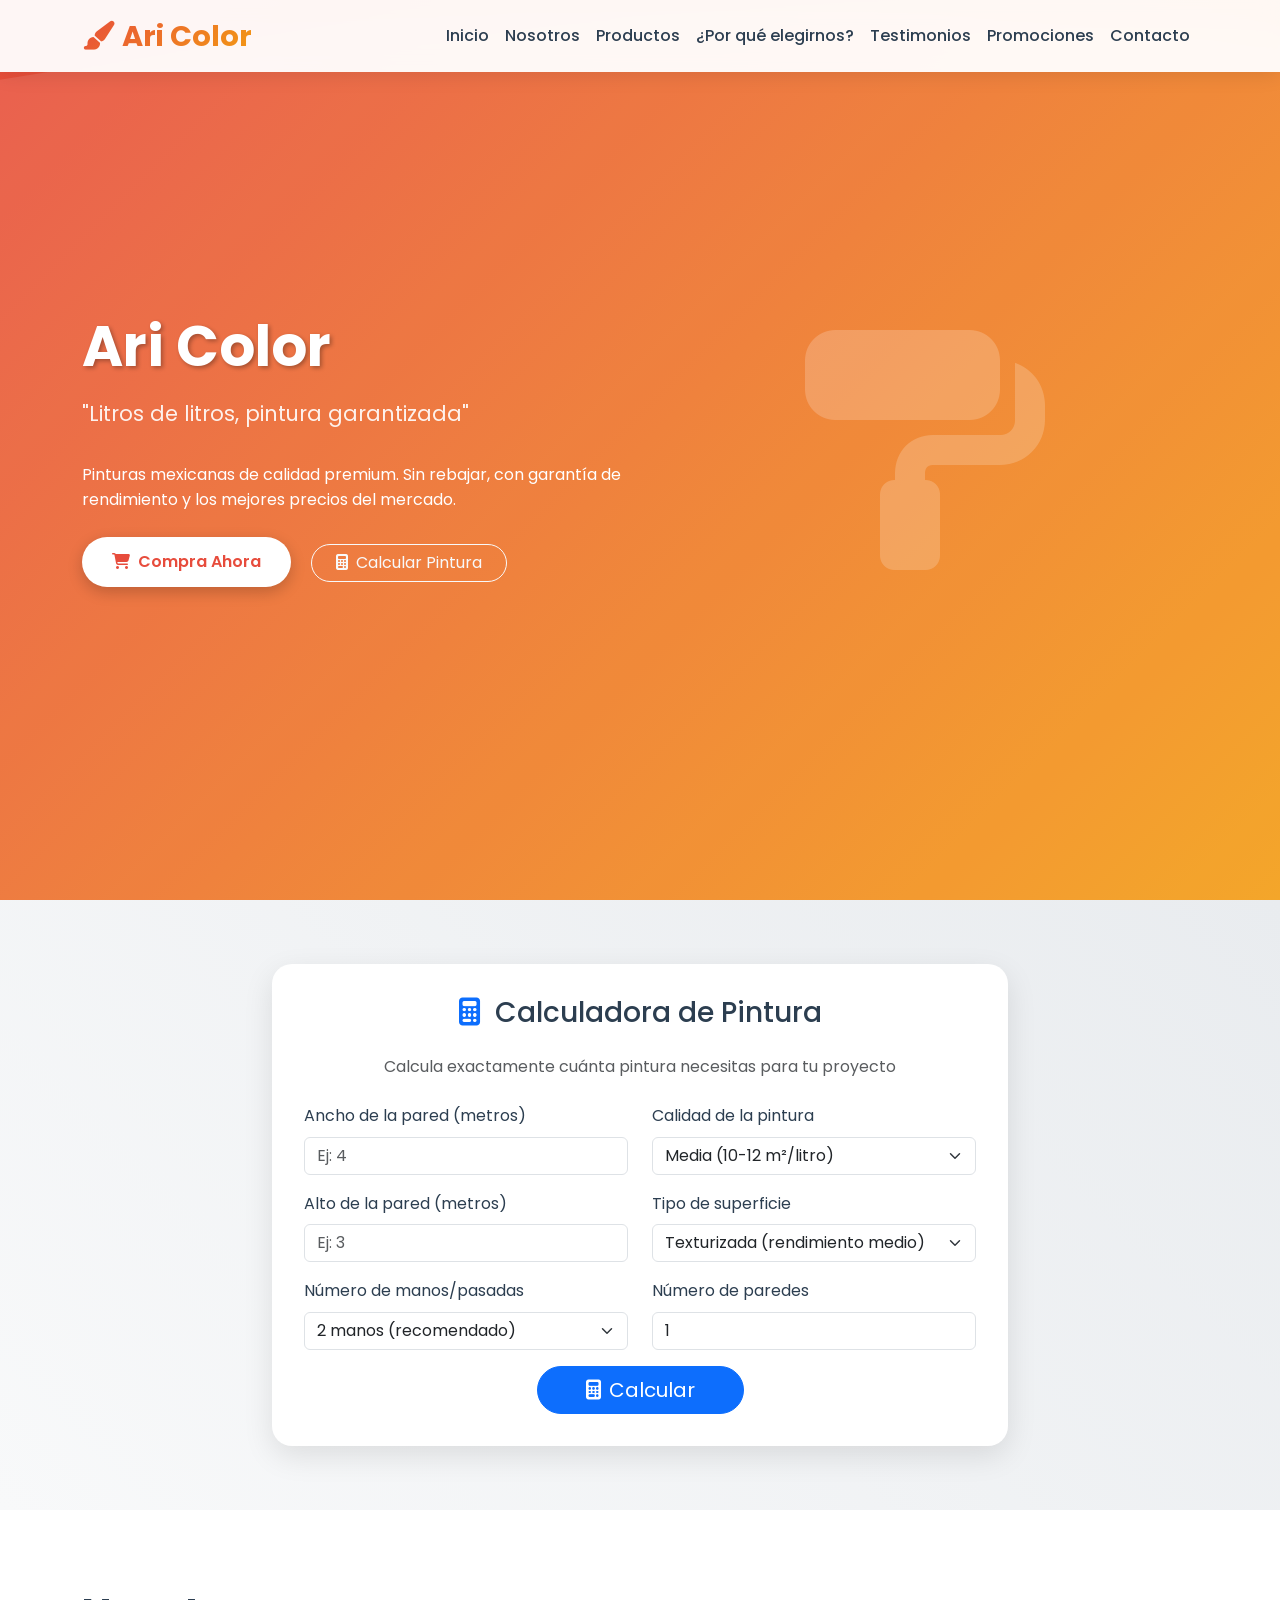
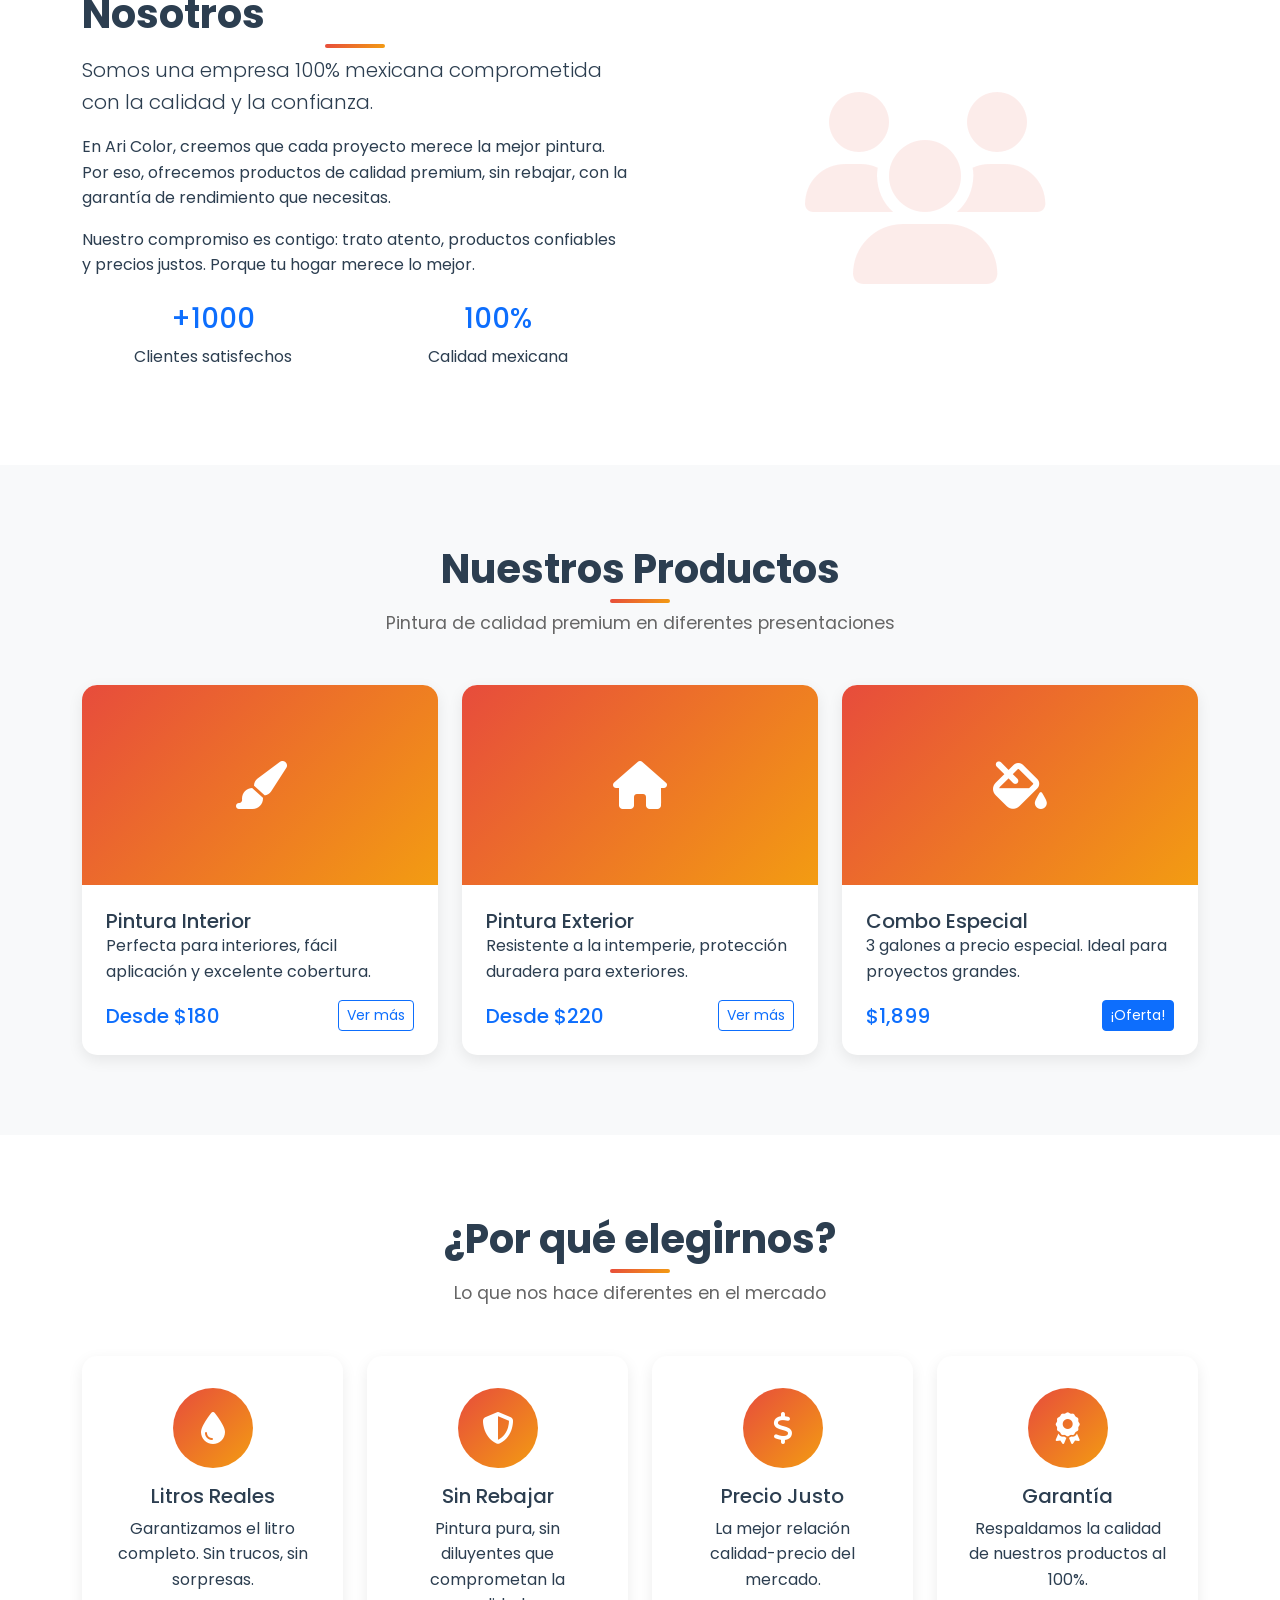
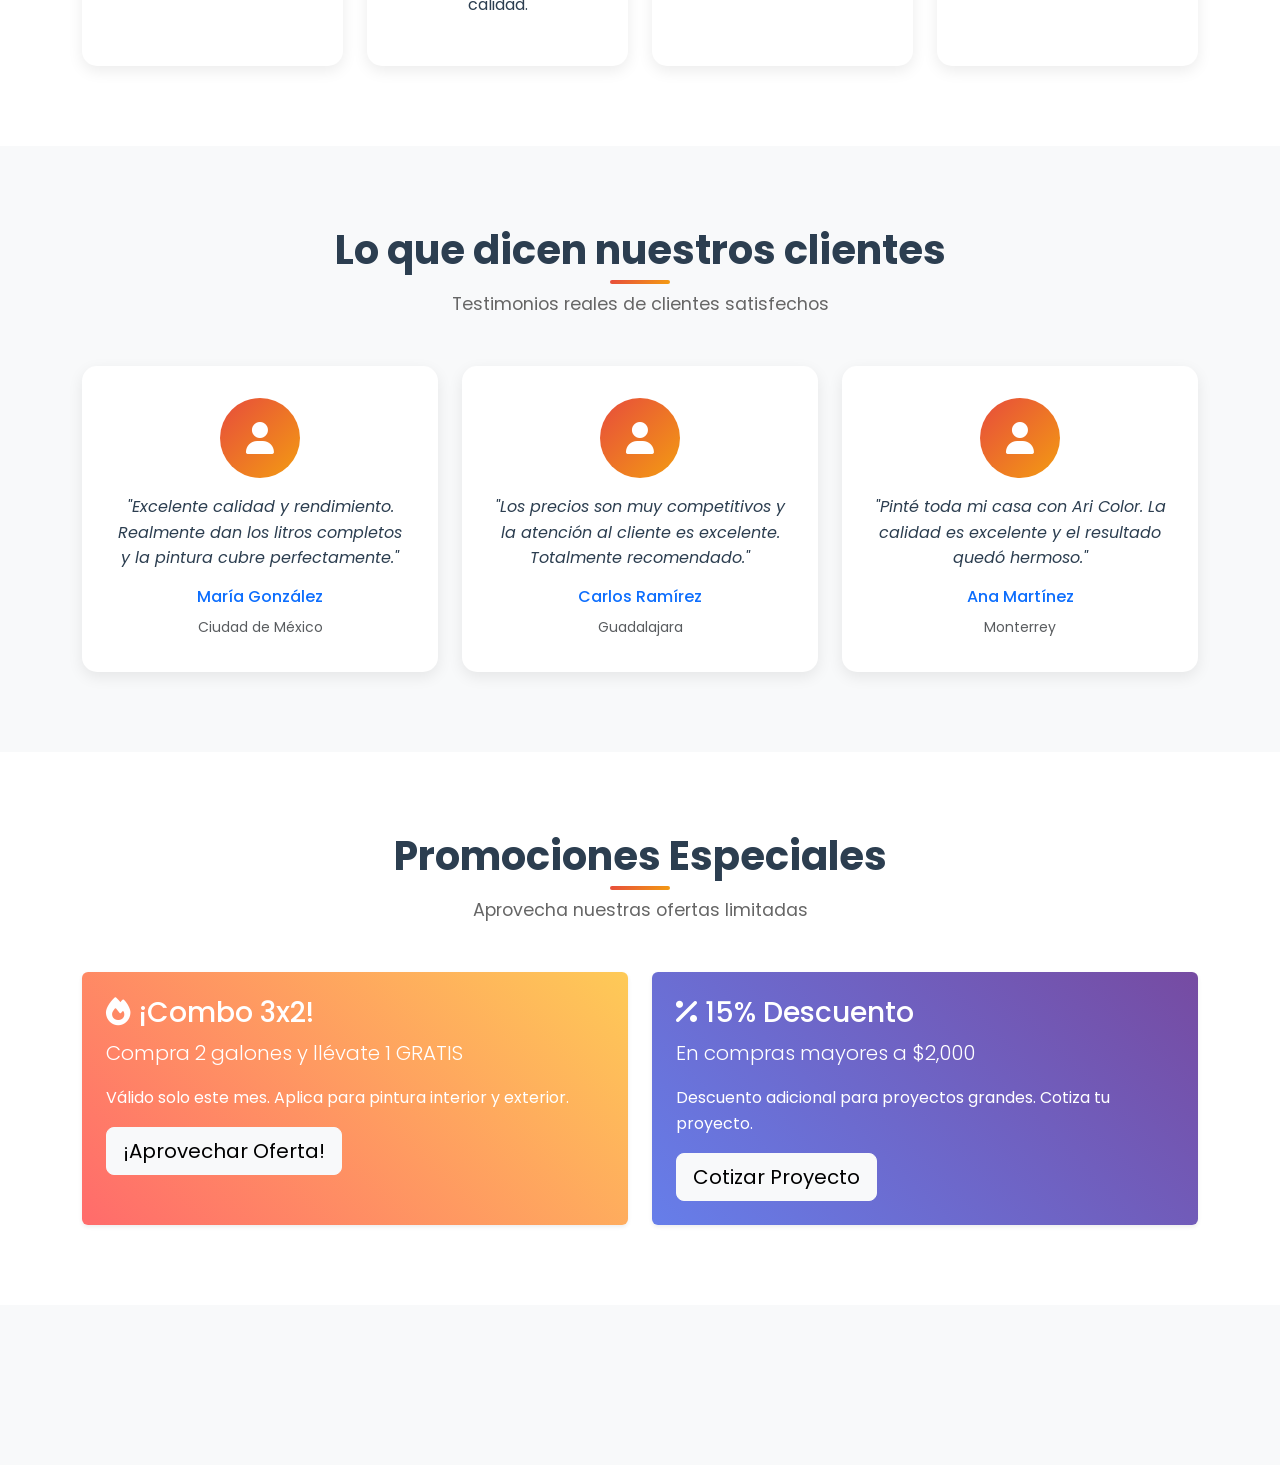
<file: ari_color_fixed.html>
<!DOCTYPE html>
<html lang="es">
<head>
    <meta charset="UTF-8">
    <meta name="viewport" content="width=device-width, initial-scale=1.0">
    <meta name="description" content="Ari Color - Litros de litros, pintura garantizada. Pintura mexicana de calidad premium.">
    <meta name="keywords" content="pintura, litros, calidad, mexicana, interior, exterior">
    <title>Ari Color - Litros de litros, pintura garantizada</title>
    <link href="https://cdn.jsdelivr.net/npm/bootstrap@5.3.2/dist/css/bootstrap.min.css" rel="stylesheet">
    <link href="https://cdnjs.cloudflare.com/ajax/libs/font-awesome/6.4.0/css/all.min.css" rel="stylesheet">
    <link href="https://fonts.googleapis.com/css2?family=Poppins:wght@300;400;600;700&display=swap" rel="stylesheet">
    <style>
        :root {
            --primary-color: #e74c3c;
            --secondary-color: #3498db;
            --accent-color: #f39c12;
            --dark-color: #2c3e50;
            --light-color: #ecf0f1;
            --gradient: linear-gradient(135deg, #e74c3c 0%, #f39c12 100%);
        }

        * {
            margin: 0;
            padding: 0;
            box-sizing: border-box;
        }

        body {
            font-family: 'Poppins', sans-serif;
            line-height: 1.6;
            color: var(--dark-color);
        }

        /* Navbar */
        .navbar-custom {
            background: rgba(255, 255, 255, 0.95);
            backdrop-filter: blur(10px);
            box-shadow: 0 2px 20px rgba(0,0,0,0.1);
            transition: all 0.3s ease;
        }

        .navbar-brand {
            font-weight: 700;
            font-size: 1.8rem;
            background: var(--gradient);
            -webkit-background-clip: text;
            -webkit-text-fill-color: transparent;
            background-clip: text;
        }

        .nav-link {
            font-weight: 500;
            color: var(--dark-color) !important;
            transition: all 0.3s ease;
            position: relative;
        }

        .nav-link:hover {
            color: var(--primary-color) !important;
            transform: translateY(-2px);
        }

        .nav-link::after {
            content: '';
            position: absolute;
            width: 0;
            height: 2px;
            bottom: 0;
            left: 50%;
            background: var(--gradient);
            transition: all 0.3s ease;
            transform: translateX(-50%);
        }

        .nav-link:hover::after {
            width: 100%;
        }

        /* Hero Section */
        .hero-section {
            background: var(--gradient);
            min-height: 100vh;
            display: flex;
            align-items: center;
            position: relative;
            overflow: hidden;
        }

        .hero-section::before {
            content: '';
            position: absolute;
            top: 0;
            left: 0;
            right: 0;
            bottom: 0;
            background: url('data:image/svg+xml,<svg xmlns="http://www.w3.org/2000/svg" viewBox="0 0 1200 120"><path d="M985.66,92.83C906.67,72,823.78,31,743.84,14.19c-82.26-17.34-168.06-16.33-250.45.39-57.84,11.73-114,31.07-172,41.86A600.21,600.21,0,0,1,0,27.35V120H1200V95.8C1132.19,118.92,1055.71,111.31,985.66,92.83Z" fill="rgba(255,255,255,0.1)"/></svg>') no-repeat bottom;
            background-size: cover;
        }

        .hero-content {
            position: relative;
            z-index: 2;
        }

        .hero-title {
            font-size: 3.5rem;
            font-weight: 700;
            color: white;
            text-shadow: 2px 2px 4px rgba(0,0,0,0.3);
            margin-bottom: 1rem;
        }

        .hero-subtitle {
            font-size: 1.3rem;
            color: rgba(255,255,255,0.9);
            margin-bottom: 2rem;
        }

        .btn-custom {
            background: white;
            color: var(--primary-color);
            padding: 12px 30px;
            border-radius: 50px;
            font-weight: 600;
            text-decoration: none;
            display: inline-block;
            transition: all 0.3s ease;
            box-shadow: 0 5px 15px rgba(0,0,0,0.2);
        }

        .btn-custom:hover {
            transform: translateY(-3px);
            box-shadow: 0 8px 25px rgba(0,0,0,0.3);
            color: var(--primary-color);
        }

        /* Calculator Section */
        .calculator-section {
            background: linear-gradient(45deg, #f8f9fa 0%, #e9ecef 100%);
            padding: 4rem 0;
        }

        .calculator-card {
            background: white;
            border-radius: 20px;
            padding: 2rem;
            box-shadow: 0 10px 30px rgba(0,0,0,0.1);
            transition: transform 0.3s ease;
        }

        .calculator-card:hover {
            transform: translateY(-5px);
        }

        /* Features */
        .feature-card {
            background: white;
            padding: 2rem;
            border-radius: 15px;
            text-align: center;
            transition: all 0.3s ease;
            box-shadow: 0 5px 15px rgba(0,0,0,0.08);
            height: 100%;
        }

        .feature-card:hover {
            transform: translateY(-10px);
            box-shadow: 0 15px 35px rgba(0,0,0,0.1);
        }

        .feature-icon {
            width: 80px;
            height: 80px;
            background: var(--gradient);
            border-radius: 50%;
            display: flex;
            align-items: center;
            justify-content: center;
            margin: 0 auto 1rem;
            color: white;
            font-size: 2rem;
        }

        /* Products */
        .product-card {
            background: white;
            border-radius: 15px;
            overflow: hidden;
            transition: all 0.3s ease;
            box-shadow: 0 5px 15px rgba(0,0,0,0.08);
            height: 100%;
        }

        .product-card:hover {
            transform: translateY(-5px);
            box-shadow: 0 15px 35px rgba(0,0,0,0.15);
        }

        .product-image {
            height: 200px;
            background: var(--gradient);
            display: flex;
            align-items: center;
            justify-content: center;
            color: white;
            font-size: 3rem;
        }

        /* Testimonials */
        .testimonial-card {
            background: white;
            padding: 2rem;
            border-radius: 15px;
            box-shadow: 0 5px 15px rgba(0,0,0,0.08);
            text-align: center;
            height: 100%;
        }

        .testimonial-avatar {
            width: 80px;
            height: 80px;
            background: var(--gradient);
            border-radius: 50%;
            display: flex;
            align-items: center;
            justify-content: center;
            margin: 0 auto 1rem;
            color: white;
            font-size: 2rem;
        }

        /* Sections */
        .section-padding {
            padding: 5rem 0;
        }

        .section-title {
            font-size: 2.5rem;
            font-weight: 700;
            text-align: center;
            margin-bottom: 1rem;
            position: relative;
        }

        .section-title::after {
            content: '';
            position: absolute;
            bottom: -10px;
            left: 50%;
            transform: translateX(-50%);
            width: 60px;
            height: 4px;
            background: var(--gradient);
            border-radius: 2px;
        }

        .section-subtitle {
            text-align: center;
            color: #666;
            margin-bottom: 3rem;
            font-size: 1.1rem;
        }

        /* Footer */
        .footer {
            background: var(--dark-color);
            color: white;
            padding: 3rem 0 1rem;
        }

        .footer h5 {
            color: var(--accent-color);
            margin-bottom: 1rem;
        }

        .footer a {
            color: rgba(255,255,255,0.7);
            text-decoration: none;
            transition: color 0.3s ease;
        }

        .footer a:hover {
            color: var(--accent-color);
        }

        /* Animations */
        @keyframes fadeInUp {
            from {
                opacity: 0;
                transform: translateY(30px);
            }
            to {
                opacity: 1;
                transform: translateY(0);
            }
        }

        .fade-in-up {
            animation: fadeInUp 0.6s ease forwards;
        }

        /* WhatsApp Button */
        .whatsapp-btn {
            position: fixed;
            bottom: 20px;
            right: 20px;
            background: #25d366;
            color: white;
            width: 60px;
            height: 60px;
            border-radius: 50%;
            display: flex;
            align-items: center;
            justify-content: center;
            font-size: 1.5rem;
            text-decoration: none;
            box-shadow: 0 4px 12px rgba(0,0,0,0.3);
            transition: all 0.3s ease;
            z-index: 1000;
        }

        .whatsapp-btn:hover {
            transform: scale(1.1);
            color: white;
        }

        /* Responsive */
        @media (max-width: 768px) {
            .hero-title {
                font-size: 2.5rem;
            }
            
            .section-padding {
                padding: 3rem 0;
            }
        }
    </style>
</head>
<body>
    <!-- Navigation -->
    <nav class="navbar navbar-expand-lg navbar-custom fixed-top">
        <div class="container">
            <a class="navbar-brand" href="#home">
                <i class="fas fa-paint-brush me-2"></i>Ari Color
            </a>
            <button class="navbar-toggler" type="button" data-bs-toggle="collapse" data-bs-target="#navbarNav">
                <span class="navbar-toggler-icon"></span>
            </button>
            <div class="collapse navbar-collapse" id="navbarNav">
                <ul class="navbar-nav ms-auto">
                    <li class="nav-item">
                        <a class="nav-link" href="#home">Inicio</a>
                    </li>
                    <li class="nav-item">
                        <a class="nav-link" href="#about">Nosotros</a>
                    </li>
                    <li class="nav-item">
                        <a class="nav-link" href="#products">Productos</a>
                    </li>
                    <li class="nav-item">
                        <a class="nav-link" href="#why-us">¿Por qué elegirnos?</a>
                    </li>
                    <li class="nav-item">
                        <a class="nav-link" href="#testimonials">Testimonios</a>
                    </li>
                    <li class="nav-item">
                        <a class="nav-link" href="#promotions">Promociones</a>
                    </li>
                    <li class="nav-item">
                        <a class="nav-link" href="#contact">Contacto</a>
                    </li>
                </ul>
            </div>
        </div>
    </nav>

    <!-- Hero Section -->
    <section id="home" class="hero-section">
        <div class="container">
            <div class="row align-items-center">
                <div class="col-lg-6">
                    <div class="hero-content fade-in-up">
                        <h1 class="hero-title">Ari Color</h1>
                        <p class="hero-subtitle">"Litros de litros, pintura garantizada"</p>
                        <p class="text-white mb-4">Pinturas mexicanas de calidad premium. Sin rebajar, con garantía de rendimiento y los mejores precios del mercado.</p>
                        <a href="#products" class="btn-custom me-3">
                            <i class="fas fa-shopping-cart me-2"></i>Compra Ahora
                        </a>
                        <a href="#calculator" class="btn btn-outline-light rounded-pill px-4">
                            <i class="fas fa-calculator me-2"></i>Calcular Pintura
                        </a>
                    </div>
                </div>
                <div class="col-lg-6">
                    <div class="text-center">
                        <i class="fas fa-paint-roller" style="font-size: 15rem; color: rgba(255,255,255,0.2);"></i>
                    </div>
                </div>
            </div>
        </div>
    </section>

    <!-- Calculator Section -->
    <section id="calculator" class="calculator-section">
        <div class="container">
            <div class="row justify-content-center">
                <div class="col-lg-8">
                    <div class="calculator-card">
                        <h3 class="text-center mb-4">
                            <i class="fas fa-calculator text-primary me-2"></i>
                            Calculadora de Pintura
                        </h3>
                        <p class="text-center text-muted mb-4">Calcula exactamente cuánta pintura necesitas para tu proyecto</p>
                        
                        <div class="row">
                            <div class="col-md-6">
                                <div class="mb-3">
                                    <label class="form-label">Ancho de la pared (metros)</label>
                                    <input type="number" class="form-control" id="width" placeholder="Ej: 4" step="0.1" min="0">
                                </div>
                                <div class="mb-3">
                                    <label class="form-label">Alto de la pared (metros)</label>
                                    <input type="number" class="form-control" id="height" placeholder="Ej: 3" step="0.1" min="0">
                                </div>
                                <div class="mb-3">
                                    <label class="form-label">Número de manos/pasadas</label>
                                    <select class="form-select" id="coats">
                                        <option value="1">1 mano</option>
                                        <option value="2" selected>2 manos (recomendado)</option>
                                        <option value="3">3 manos</option>
                                    </select>
                                </div>
                            </div>
                            <div class="col-md-6">
                                <div class="mb-3">
                                    <label class="form-label">Calidad de la pintura</label>
                                    <select class="form-select" id="quality">
                                        <option value="basica">Básica (8-10 m²/litro)</option>
                                        <option value="media" selected>Media (10-12 m²/litro)</option>
                                        <option value="premium">Premium (12-14 m²/litro)</option>
                                    </select>
                                </div>
                                <div class="mb-3">
                                    <label class="form-label">Tipo de superficie</label>
                                    <select class="form-select" id="surface">
                                        <option value="lisa">Lisa (mejor rendimiento)</option>
                                        <option value="texturizada" selected>Texturizada (rendimiento medio)</option>
                                        <option value="rugosa">Rugosa (menor rendimiento)</option>
                                    </select>
                                </div>
                                <div class="mb-3">
                                    <label class="form-label">Número de paredes</label>
                                    <input type="number" class="form-control" id="walls" placeholder="Ej: 1" value="1" min="1" max="20">
                                </div>
                            </div>
                        </div>
                        
                        <div class="text-center">
                            <button class="btn btn-primary btn-lg rounded-pill px-5" onclick="calculatePaint()">
                                <i class="fas fa-calculator me-2"></i>Calcular
                            </button>
                        </div>
                        
                        <div id="result" class="mt-4" style="display: none;">
                            <div class="alert alert-success">
                                <h5 class="text-center mb-3"><i class="fas fa-paint-brush me-2"></i>Resultado del Cálculo</h5>
                                
                                <div class="row text-center mb-3">
                                    <div class="col-md-4">
                                        <div class="p-3 bg-white rounded">
                                            <small class="text-muted d-block">Área total</small>
                                            <strong id="totalArea" class="fs-5 text-primary"></strong>
                                        </div>
                                    </div>
                                    <div class="col-md-4">
                                        <div class="p-3 bg-white rounded">
                                            <small class="text-muted d-block">Rendimiento</small>
                                            <strong id="coverage" class="fs-5 text-primary"></strong>
                                        </div>
                                    </div>
                                    <div class="col-md-4">
                                        <div class="p-3 bg-white rounded">
                                            <small class="text-muted d-block">Litros necesarios</small>
                                            <strong id="liters" class="fs-5 text-primary"></strong>
                                        </div>
                                    </div>
                                </div>
                                
                                <div class="text-center p-3 bg-white rounded">
                                    <p class="mb-2"><strong>Recomendación de compra:</strong></p>
                                    <p class="mb-0 fs-5 text-success" id="recommendation"></p>
                                </div>
                                
                                <div class="mt-3 p-3 bg-light rounded">
                                    <small class="text-muted" id="details"></small>
                                </div>
                            </div>
                        </div>
                    </div>
                </div>
            </div>
        </div>
    </section>

    <!-- About Section -->
    <section id="about" class="section-padding">
        <div class="container">
            <div class="row align-items-center">
                <div class="col-lg-6">
                    <h2 class="section-title text-start">Nosotros</h2>
                    <p class="lead">Somos una empresa 100% mexicana comprometida con la calidad y la confianza.</p>
                    <p>En Ari Color, creemos que cada proyecto merece la mejor pintura. Por eso, ofrecemos productos de calidad premium, sin rebajar, con la garantía de rendimiento que necesitas.</p>
                    <p>Nuestro compromiso es contigo: trato atento, productos confiables y precios justos. Porque tu hogar merece lo mejor.</p>
                    <div class="row mt-4">
                        <div class="col-6">
                            <div class="text-center">
                                <h3 class="text-primary">+1000</h3>
                                <p>Clientes satisfechos</p>
                            </div>
                        </div>
                        <div class="col-6">
                            <div class="text-center">
                                <h3 class="text-primary">100%</h3>
                                <p>Calidad mexicana</p>
                            </div>
                        </div>
                    </div>
                </div>
                <div class="col-lg-6">
                    <div class="text-center">
                        <i class="fas fa-users" style="font-size: 12rem; color: var(--primary-color); opacity: 0.1;"></i>
                    </div>
                </div>
            </div>
        </div>
    </section>

    <!-- Products Section -->
    <section id="products" class="section-padding bg-light">
        <div class="container">
            <h2 class="section-title">Nuestros Productos</h2>
            <p class="section-subtitle">Pintura de calidad premium en diferentes presentaciones</p>
            
            <div class="row g-4">
                <div class="col-lg-4 col-md-6">
                    <div class="product-card">
                        <div class="product-image">
                            <i class="fas fa-paint-brush"></i>
                        </div>
                        <div class="card-body p-4">
                            <h5 class="card-title">Pintura Interior</h5>
                            <p class="card-text">Perfecta para interiores, fácil aplicación y excelente cobertura.</p>
                            <div class="d-flex justify-content-between align-items-center">
                                <span class="h5 text-primary mb-0">Desde $180</span>
                                <button class="btn btn-outline-primary btn-sm product-btn">Ver más</button>
                            </div>
                        </div>
                    </div>
                </div>
                <div class="col-lg-4 col-md-6">
                    <div class="product-card">
                        <div class="product-image">
                            <i class="fas fa-home"></i>
                        </div>
                        <div class="card-body p-4">
                            <h5 class="card-title">Pintura Exterior</h5>
                            <p class="card-text">Resistente a la intemperie, protección duradera para exteriores.</p>
                            <div class="d-flex justify-content-between align-items-center">
                                <span class="h5 text-primary mb-0">Desde $220</span>
                                <button class="btn btn-outline-primary btn-sm product-btn">Ver más</button>
                            </div>
                        </div>
                    </div>
                </div>
                <div class="col-lg-4 col-md-6">
                    <div class="product-card">
                        <div class="product-image">
                            <i class="fas fa-fill-drip"></i>
                        </div>
                        <div class="card-body p-4">
                            <h5 class="card-title">Combo Especial</h5>
                            <p class="card-text">3 galones a precio especial. Ideal para proyectos grandes.</p>
                            <div class="d-flex justify-content-between align-items-center">
                                <span class="h5 text-primary mb-0">$1,899</span>
                                <button class="btn btn-primary btn-sm product-btn">¡Oferta!</button>
                            </div>
                        </div>
                    </div>
                </div>
            </div>
        </div>
    </section>

    <!-- Why Choose Us Section -->
    <section id="why-us" class="section-padding">
        <div class="container">
            <h2 class="section-title">¿Por qué elegirnos?</h2>
            <p class="section-subtitle">Lo que nos hace diferentes en el mercado</p>
            
            <div class="row g-4">
                <div class="col-lg-3 col-md-6">
                    <div class="feature-card">
                        <div class="feature-icon">
                            <i class="fas fa-droplet"></i>
                        </div>
                        <h5>Litros Reales</h5>
                        <p>Garantizamos el litro completo. Sin trucos, sin sorpresas.</p>
                    </div>
                </div>
                <div class="col-lg-3 col-md-6">
                    <div class="feature-card">
                        <div class="feature-icon">
                            <i class="fas fa-shield-alt"></i>
                        </div>
                        <h5>Sin Rebajar</h5>
                        <p>Pintura pura, sin diluyentes que comprometan la calidad.</p>
                    </div>
                </div>
                <div class="col-lg-3 col-md-6">
                    <div class="feature-card">
                        <div class="feature-icon">
                            <i class="fas fa-dollar-sign"></i>
                        </div>
                        <h5>Precio Justo</h5>
                        <p>La mejor relación calidad-precio del mercado.</p>
                    </div>
                </div>
                <div class="col-lg-3 col-md-6">
                    <div class="feature-card">
                        <div class="feature-icon">
                            <i class="fas fa-award"></i>
                        </div>
                        <h5>Garantía</h5>
                        <p>Respaldamos la calidad de nuestros productos al 100%.</p>
                    </div>
                </div>
            </div>
        </div>
    </section>

    <!-- Testimonials Section -->
    <section id="testimonials" class="section-padding bg-light">
        <div class="container">
            <h2 class="section-title">Lo que dicen nuestros clientes</h2>
            <p class="section-subtitle">Testimonios reales de clientes satisfechos</p>
            
            <div class="row g-4">
                <div class="col-lg-4 col-md-6">
                    <div class="testimonial-card">
                        <div class="testimonial-avatar">
                            <i class="fas fa-user"></i>
                        </div>
                        <p class="fst-italic">"Excelente calidad y rendimiento. Realmente dan los litros completos y la pintura cubre perfectamente."</p>
                        <h6 class="text-primary">María González</h6>
                        <small class="text-muted">Ciudad de México</small>
                    </div>
                </div>
                <div class="col-lg-4 col-md-6">
                    <div class="testimonial-card">
                        <div class="testimonial-avatar">
                            <i class="fas fa-user"></i>
                        </div>
                        <p class="fst-italic">"Los precios son muy competitivos y la atención al cliente es excelente. Totalmente recomendado."</p>
                        <h6 class="text-primary">Carlos Ramírez</h6>
                        <small class="text-muted">Guadalajara</small>
                    </div>
                </div>
                <div class="col-lg-4 col-md-6">
                    <div class="testimonial-card">
                        <div class="testimonial-avatar">
                            <i class="fas fa-user"></i>
                        </div>
                        <p class="fst-italic">"Pinté toda mi casa con Ari Color. La calidad es excelente y el resultado quedó hermoso."</p>
                        <h6 class="text-primary">Ana Martínez</h6>
                        <small class="text-muted">Monterrey</small>
                    </div>
                </div>
            </div>
        </div>
    </section>

    <!-- Promotions Section -->
    <section id="promotions" class="section-padding">
        <div class="container">
            <h2 class="section-title">Promociones Especiales</h2>
            <p class="section-subtitle">Aprovecha nuestras ofertas limitadas</p>
            
            <div class="row g-4">
                <div class="col-lg-6">
                    <div class="card border-0 shadow-sm h-100" style="background: linear-gradient(45deg, #ff6b6b, #feca57);">
                        <div class="card-body p-4 text-white">
                            <h3><i class="fas fa-fire me-2"></i>¡Combo 3x2!</h3>
                            <p class="lead">Compra 2 galones y llévate 1 GRATIS</p>
                            <p>Válido solo este mes. Aplica para pintura interior y exterior.</p>
                            <button class="btn btn-light btn-lg promo-btn">¡Aprovechar Oferta!</button>
                        </div>
                    </div>
                </div>
                <div class="col-lg-6">
                    <div class="card border-0 shadow-sm h-100" style="background: linear-gradient(45deg, #667eea, #764ba2);">
                        <div class="card-body p-4 text-white">
                            <h3><i class="fas fa-percentage me-2"></i>15% Descuento</h3>
                            <p class="lead">En compras mayores a $2,000</p>
                            <p>Descuento adicional para proyectos grandes. Cotiza tu proyecto.</p>
                            <button class="btn btn-light btn-lg promo-btn">Cotizar Proyecto</button>
                        </div>
                    </div>
                </div>
            </div>
        </div>
    </section>

    <!-- Contact Section -->
    <section id="contact" class="section-padding bg-light">
        <div
</file>
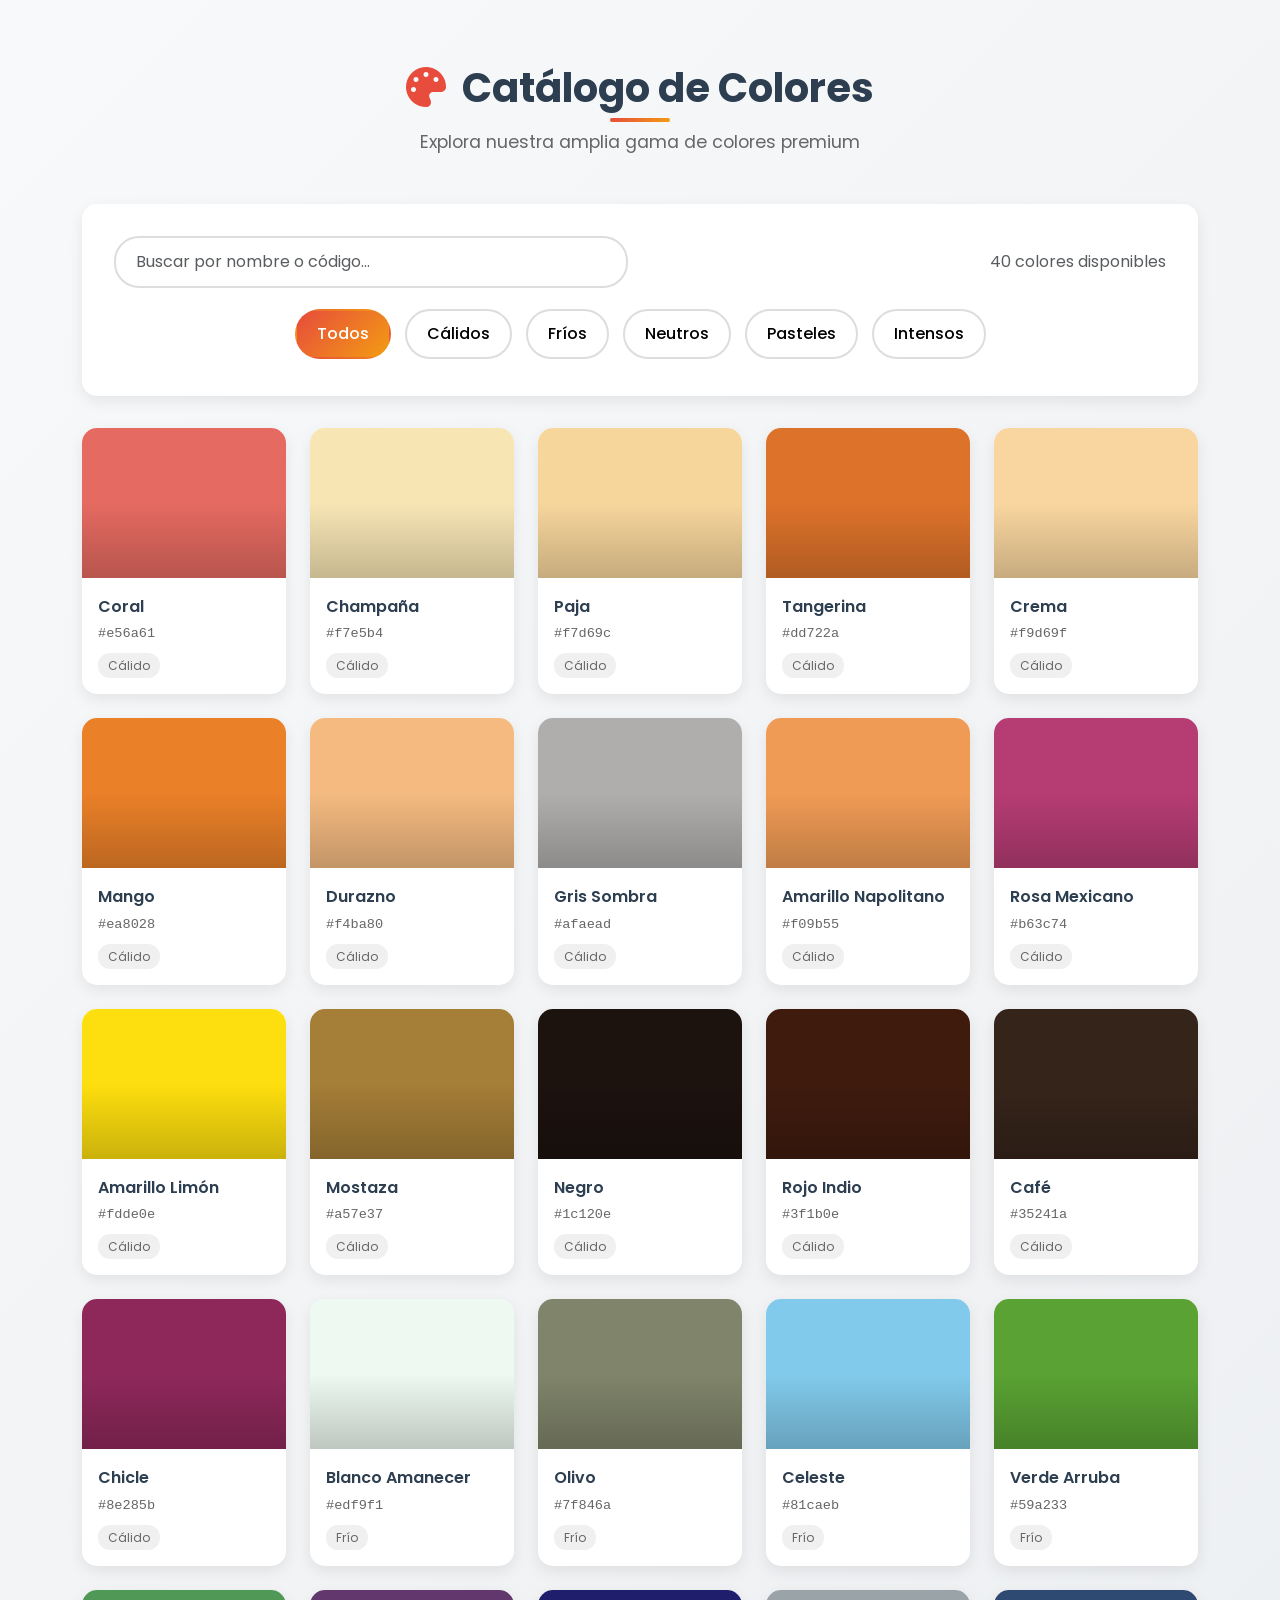
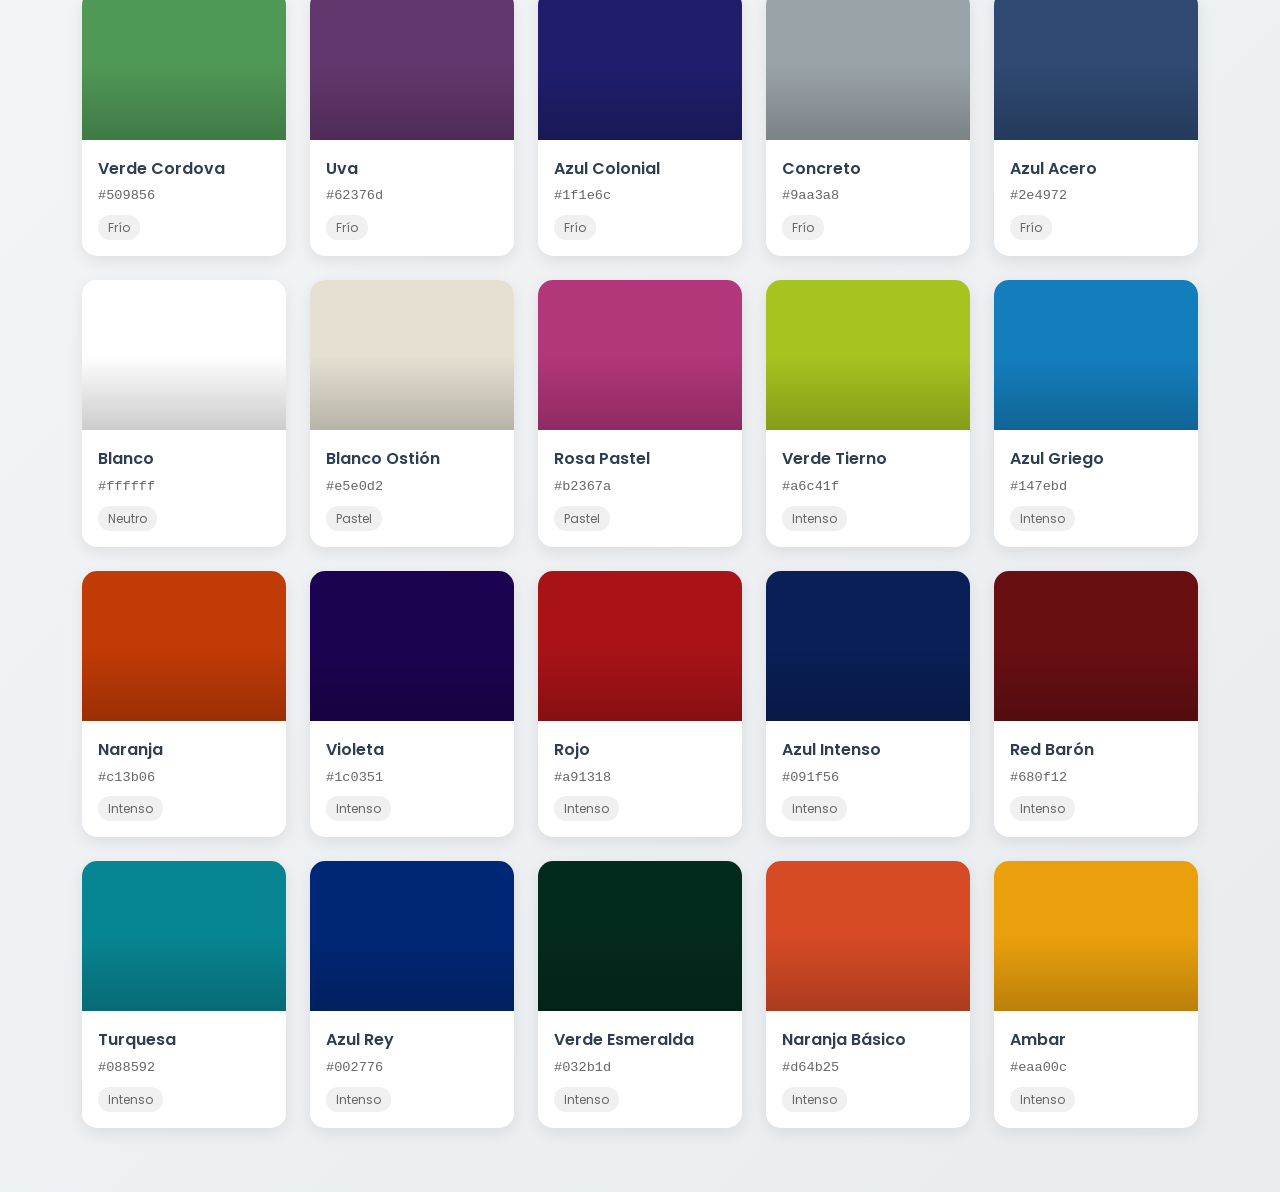
<file: color_catalog.html>
<!DOCTYPE html>
<html lang="es">
<head>
    <meta charset="UTF-8">
    <meta name="viewport" content="width=device-width, initial-scale=1.0">
    <title>Catálogo de Colores - Ari Color</title>
    <link href="https://cdn.jsdelivr.net/npm/bootstrap@5.3.2/dist/css/bootstrap.min.css" rel="stylesheet">
    <link href="https://cdnjs.cloudflare.com/ajax/libs/font-awesome/6.4.0/css/all.min.css" rel="stylesheet">
    <link href="https://fonts.googleapis.com/css2?family=Poppins:wght@300;400;600;700&display=swap" rel="stylesheet">
    <link href="style.css" rel="stylesheet">
    <style>
  

       
    </style>
</head>
<body>
    <div class="catalog-section">
        <div class="container">
            <h2 class="section-title">
                <i class="fas fa-palette me-2" style="color: var(--primary-color);"></i>
                Catálogo de Colores
            </h2>
            <p class="section-subtitle">Explora nuestra amplia gama de colores premium</p>

            <!-- Filtros y Búsqueda -->
            <div class="filter-container">
                <div class="row align-items-center mb-3">
                    <div class="col-md-6">
                        <input type="text" id="searchInput" class="form-control search-box" placeholder="Buscar por nombre o código...">
                    </div>
                    <div class="col-md-6 text-end">
                        <span id="colorCount" class="text-muted">50 colores disponibles</span>
                    </div>
                </div>
                <div class="text-center">
                    <button class="filter-btn active" data-category="all">Todos</button>
                    <button class="filter-btn" data-category="calidos">Cálidos</button>
                    <button class="filter-btn" data-category="frios">Fríos</button>
                    <button class="filter-btn" data-category="neutros">Neutros</button>
                    <button class="filter-btn" data-category="pasteles">Pasteles</button>
                    <button class="filter-btn" data-category="intensos">Intensos</button>
                </div>
            </div>

            <!-- Grid de Colores -->
            <div id="colorGrid" class="color-grid"></div>

            <!-- Mensaje cuando no hay resultados -->
            <div id="noResults" class="text-center py-5" style="display: none;">
                <i class="fas fa-search fs-1 text-muted mb-3"></i>
                <p class="text-muted">No se encontraron colores con ese criterio</p>
            </div>
        </div>
    </div>

    <!-- Modal de Detalle -->
    <div class="modal fade" id="colorModal" tabindex="-1">
        <div class="modal-dialog modal-lg modal-dialog-centered">
            <div class="modal-content">
                <div class="modal-header border-0">
                    <h5 class="modal-title">Detalle del Color</h5>
                    <button type="button" class="btn-close" data-bs-dismiss="modal"></button>
                </div>
                <div class="modal-body">
                    <div class="row">
                        <div class="col-md-6">
                            <div id="modalColorPreview" class="modal-color-preview"></div>
                        </div>
                        <div class="col-md-6">
                            <div class="color-detail-info">
                                <h3 id="modalColorName" class="color-detail-name"></h3>
                                <div class="detail-item">
                                    <div class="detail-label">Código</div>
                                    <div class="detail-value" id="modalColorCode"></div>
                                    <button class="copy-btn mt-2" onclick="copyCode()">
                                        <i class="fas fa-copy me-1"></i> Copiar código
                                    </button>
                                </div>
                                <div class="detail-item">
                                    <div class="detail-label">Categoría</div>
                                    <div class="detail-value" id="modalColorCategory"></div>
                                </div>
                                <div class="detail-item">
                                    <div class="detail-label">Ideal para</div>
                                    <div class="detail-value" id="modalColorUse"></div>
                                </div>
                                <div class="mt-4">
                                    <a href="https://wa.me/5512345678" class="btn btn-success w-100 rounded-pill" target="_blank">
                                        <i class="fab fa-whatsapp me-2"></i>Solicitar Muestra
                                    </a>
                                </div>
                            </div>
                        </div>
                    </div>
                </div>
            </div>
        </div>
    </div>

    <script src="https://cdn.jsdelivr.net/npm/bootstrap@5.3.2/dist/js/bootstrap.bundle.min.js"></script>
    <script>
        // Base de datos de colores
        const colorsDatabase = [
          // Cálidos
            { id: 743, name: 'Coral', code: '#e56a61', category: 'calidos', use: 'Acentos y detalles' },
            { id: 710, name: 'Champaña', code: '#f7e5b4', category: 'calidos', use: 'Espacios elegantes' },
            { id: 705, name: 'Paja', code: '#f7d69c', category: 'calidos', use: 'Dormitorios' },
            { id: 726, name: 'Tangerina', code: '#dd722a', category: 'calidos', use: 'Espacios creativos' },
            { id: 702, name: 'Crema', code: '#f9d69f', category: 'calidos', use: 'Salas' },
            { id: 744, name: 'Mango', code: '#ea8028', category: 'calidos', use: 'Cocinas' },
            { id: 727, name: 'Durazno', code: '#f4ba80', category: 'calidos', use: 'Habitaciones infantiles' },
            { id: 717, name: 'Gris Sombra', code: '#afaead', category: 'calidos', use: 'Espacios modernos' },
            { id: 704, name: 'Amarillo Napolitano', code: '#f09b55', category: 'calidos', use: 'Comedores' },
            { id: 711, name: 'Rosa Mexicano', code: '#b63c74', category: 'calidos', use: 'Detalles decorativos' },
            { id: 721, name: 'Amarillo Limón', code: '#fdde0e', category: 'calidos', use: 'Energía y alegría' },
            { id: 732, name: 'Mostaza', code: '#a57e37', category: 'calidos', use: 'Calidez vintage' },
            { id: 724, name: 'Negro', code: '#1c120e', category: 'calidos', use: 'Elegancia dramática' },
            { id: 708, name: 'Rojo Indio', code: '#3f1b0e', category: 'calidos', use: 'Acentos rústicos' },
            { id: 707, name: 'Café', code: '#35241a', category: 'calidos', use: 'Ambientes acogedores' },
            { id: 729, name: 'Chicle', code: '#8e285b', category: 'calidos', use: 'Toques juveniles' },
           
            
            // Fríos
            { id: 701, name: 'Blanco Amanecer', code: '#edf9f1', category: 'frios', use: 'Baños' },
            { id: 703, name: 'Olivo', code: '#7f846a', category: 'frios', use: 'Naturaleza' },
            { id: 716, name: 'Celeste', code: '#81caeb', category: 'frios', use: 'Espacios tranquilos' },
            { id: 742, name: 'Verde Arruba', code: '#59a233', category: 'frios', use: 'Frescura natural' },
            { id: 730, name: 'Verde Cordova', code: '#509856', category: 'frios', use: 'Jardines interiores' },
            { id: 740, name: 'Uva', code: '#62376d', category: 'frios', use: 'Dormitorios' },
            { id: 722, name: 'Azul Colonial', code: '#1f1e6c', category: 'frios', use: 'Elegancia clásica' },
            { id: 714, name: 'Concreto', code: '#9aa3a8', category: 'frios', use: 'Minimalismo' },
            { id: 728, name: 'Azul Acero', code: '#2e4972', category: 'frios', use: 'Oficinas' },
            
            // Neutros
            { id: 700, name: 'Blanco', code: '#ffffff', category: 'neutros', use: 'Todos los espacios' },
            
            // Pasteles
            { id: 735, name: 'Blanco Ostión', code: '#e5e0d2', category: 'pasteles', use: 'Elegancia suave' },
             { id: 712, name: 'Rosa Pastel', code: '#b2367a', category: 'pasteles', use: 'Suavidad y romanticismo' },
            
            // Intensos
            { id: 731, name: 'Verde Tierno', code: '#a6c41f', category: 'intensos', use: 'Energía vibrante' },
            { id: 715, name: 'Azul Griego', code: '#147ebd', category: 'intensos', use: 'Mar Mediterráneo' },
            { id: 719, name: 'Naranja', code: '#c13b06', category: 'intensos', use: 'Acentos llamativos' },
            { id: 734, name: 'Violeta', code: '#1c0351', category: 'intensos', use: 'Lujo y misterio' },
            { id: 720, name: 'Rojo', code: '#a91318', category: 'intensos', use: 'Pasión y energía' },
            { id: 706, name: 'Azul Intenso', code: '#091f56', category: 'intensos', use: 'Profundidad' },
            { id: 745, name: 'Red Barón', code: '#680f12', category: 'intensos', use: 'Elegancia intensa' },
            { id: 709, name: 'Turquesa', code: '#088592', category: 'intensos', use: 'Frescura moderna' },
            { id: 741, name: 'Azul Rey', code: '#002776', category: 'intensos', use: 'Realeza' },
            { id: 718, name: 'Verde Esmeralda', code: '#032b1d', category: 'intensos', use: 'Naturaleza profunda' },
            { id: 723, name: 'Naranja Básico', code: '#d64b25', category: 'intensos', use: 'Vitalidad' },
            { id: 713, name: 'Ambar', code: '#eaa00c', category: 'intensos', use: 'Calidez brillante' }
        ];

        let currentColors = [...colorsDatabase];
        let selectedColor = null;

        // Renderizar colores
        function renderColors(colors) {
            const grid = document.getElementById('colorGrid');
            const noResults = document.getElementById('noResults');
            
            if (colors.length === 0) {
                grid.innerHTML = '';
                noResults.style.display = 'block';
                return;
            }
            
            noResults.style.display = 'none';
            grid.innerHTML = colors.map((color, index) => `
                <div class="color-card fade-in-up" style="animation-delay: ${index * 0.05}s" onclick="showColorDetail(${index})">
                    <div class="color-swatch" style="background: ${color.code}"></div>
                    <div class="color-info">
                        <div class="color-name">${color.name}</div>
                        <div class="color-code">${color.code}</div>
                        <span class="color-tag">${getCategoryLabel(color.category)}</span>
                    </div>
                </div>
            `).join('');
            
            updateColorCount(colors.length);
        }

        // Mostrar detalle del color
        function showColorDetail(index) {
            selectedColor = currentColors[index];
            document.getElementById('modalColorPreview').style.background = selectedColor.code;
            document.getElementById('modalColorName').textContent = selectedColor.name;
            document.getElementById('modalColorCode').textContent = selectedColor.code;
            document.getElementById('modalColorCategory').textContent = getCategoryLabel(selectedColor.category);
            document.getElementById('modalColorUse').textContent = selectedColor.use;
            
            const modal = new bootstrap.Modal(document.getElementById('colorModal'));
            modal.show();
        }

        // Copiar código de color
        function copyCode() {
            navigator.clipboard.writeText(selectedColor.code);
            alert('¡Código copiado: ' + selectedColor.code + '!');
        }

        // Filtrar por categoría
        function filterByCategory(category) {
            if (category === 'all') {
                currentColors = [...colorsDatabase];
            } else {
                currentColors = colorsDatabase.filter(color => color.category === category);
            }
            renderColors(currentColors);
        }

        // Buscar colores
        function searchColors(query) {
            const searchTerm = query.toLowerCase();
            currentColors = colorsDatabase.filter(color => 
                color.name.toLowerCase().includes(searchTerm) ||
                color.code.toLowerCase().includes(searchTerm)
            );
            renderColors(currentColors);
        }

        // Obtener etiqueta de categoría
        function getCategoryLabel(category) {
            const labels = {
                calidos: 'Cálido',
                frios: 'Frío',
                neutros: 'Neutro',
                pasteles: 'Pastel',
                intensos: 'Intenso'
            };
            return labels[category] || category;
        }

        // Actualizar contador
        function updateColorCount(count) {
            document.getElementById('colorCount').textContent = `${count} color${count !== 1 ? 'es' : ''} disponible${count !== 1 ? 's' : ''}`;
        }

        // Event Listeners
        document.querySelectorAll('.filter-btn').forEach(btn => {
            btn.addEventListener('click', function() {
                document.querySelectorAll('.filter-btn').forEach(b => b.classList.remove('active'));
                this.classList.add('active');
                filterByCategory(this.dataset.category);
            });
        });

        document.getElementById('searchInput').addEventListener('input', function(e) {
            searchColors(e.target.value);
        });

        // Inicializar
        renderColors(colorsDatabase);
    </script>
</body>
</html>
</file>
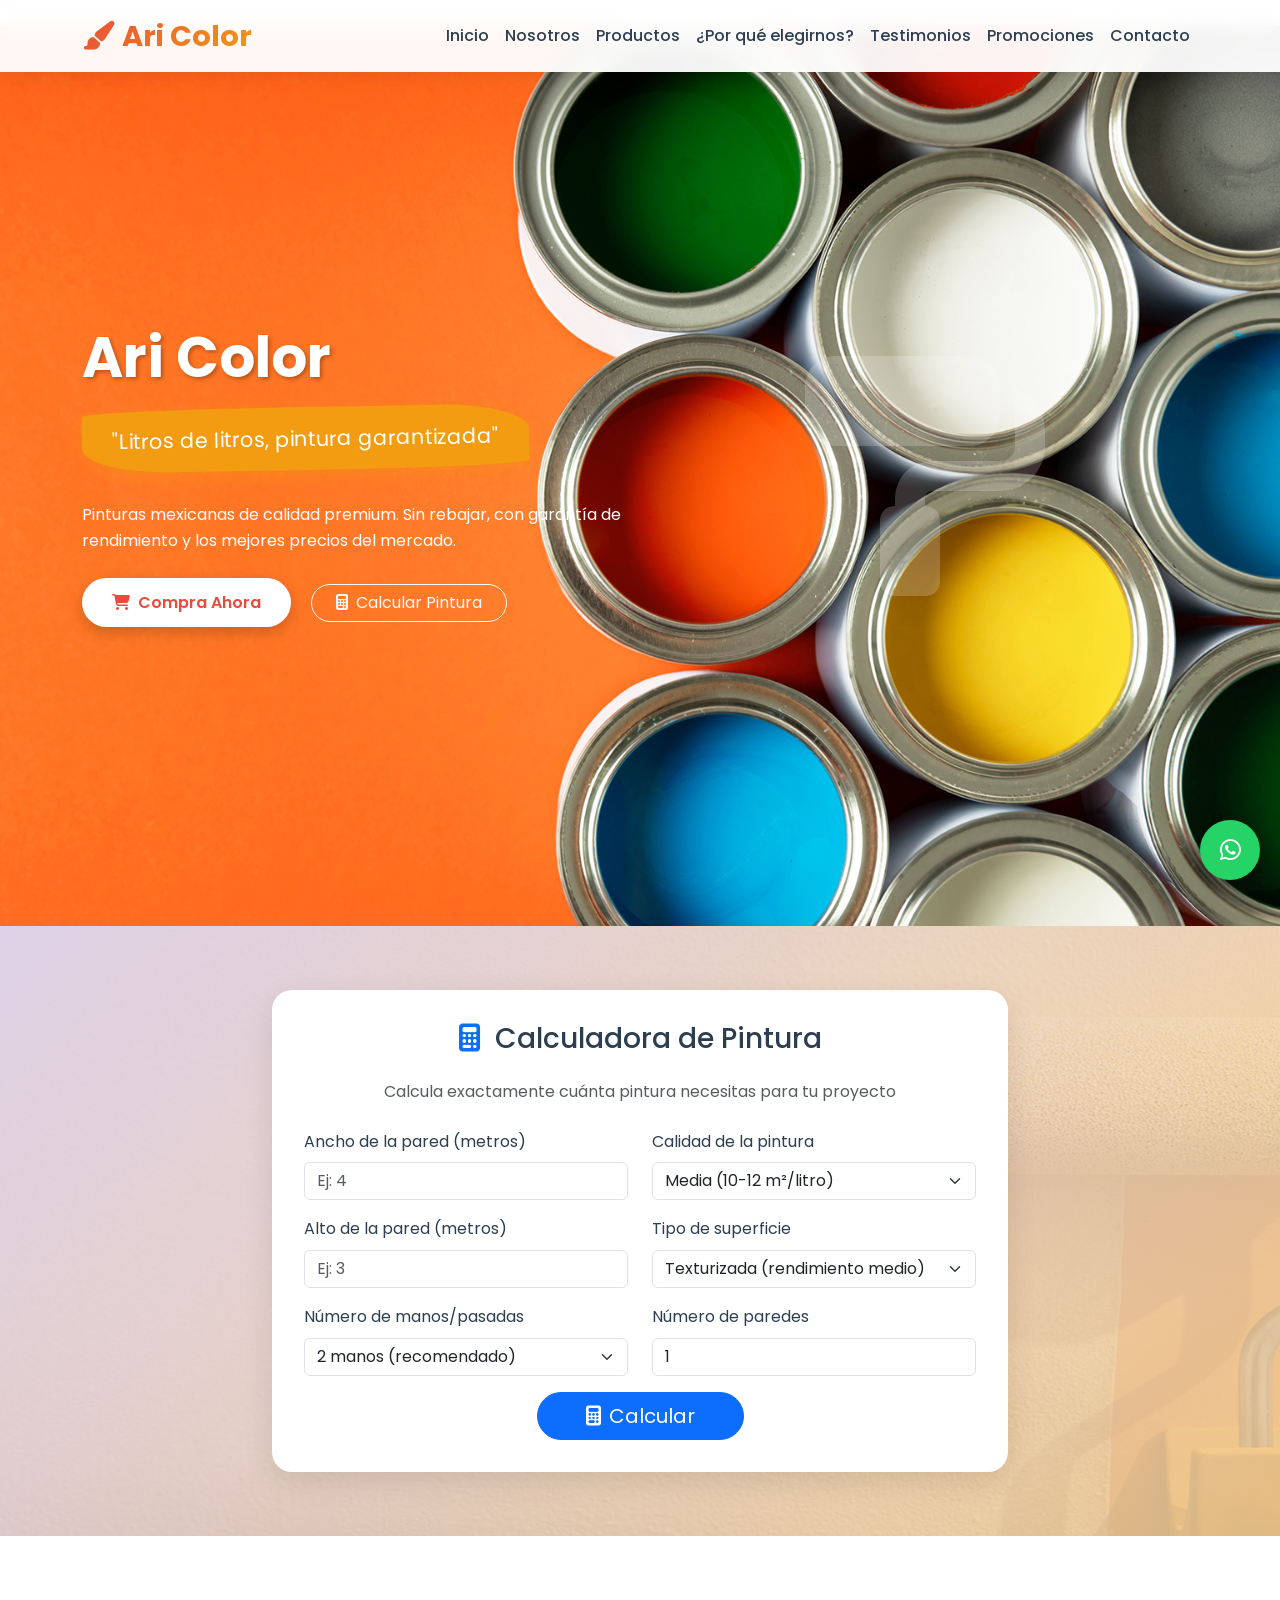
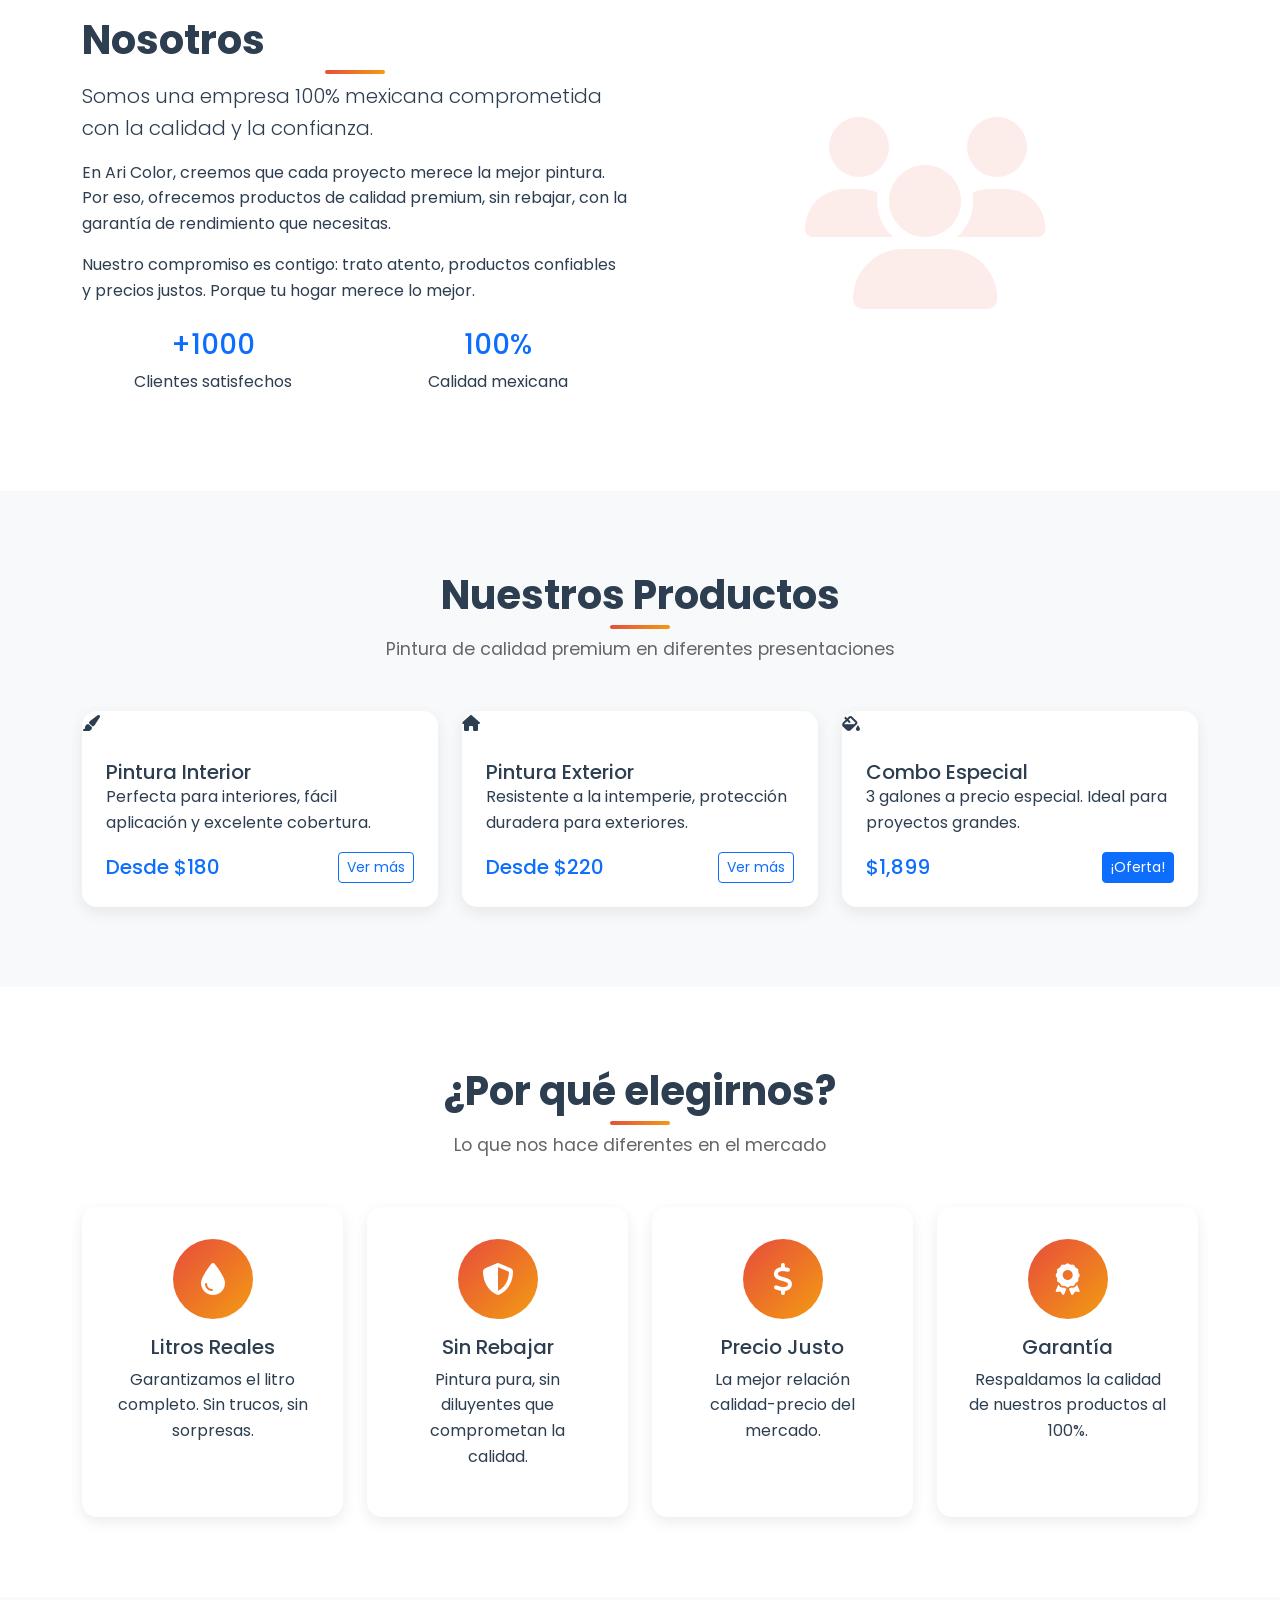
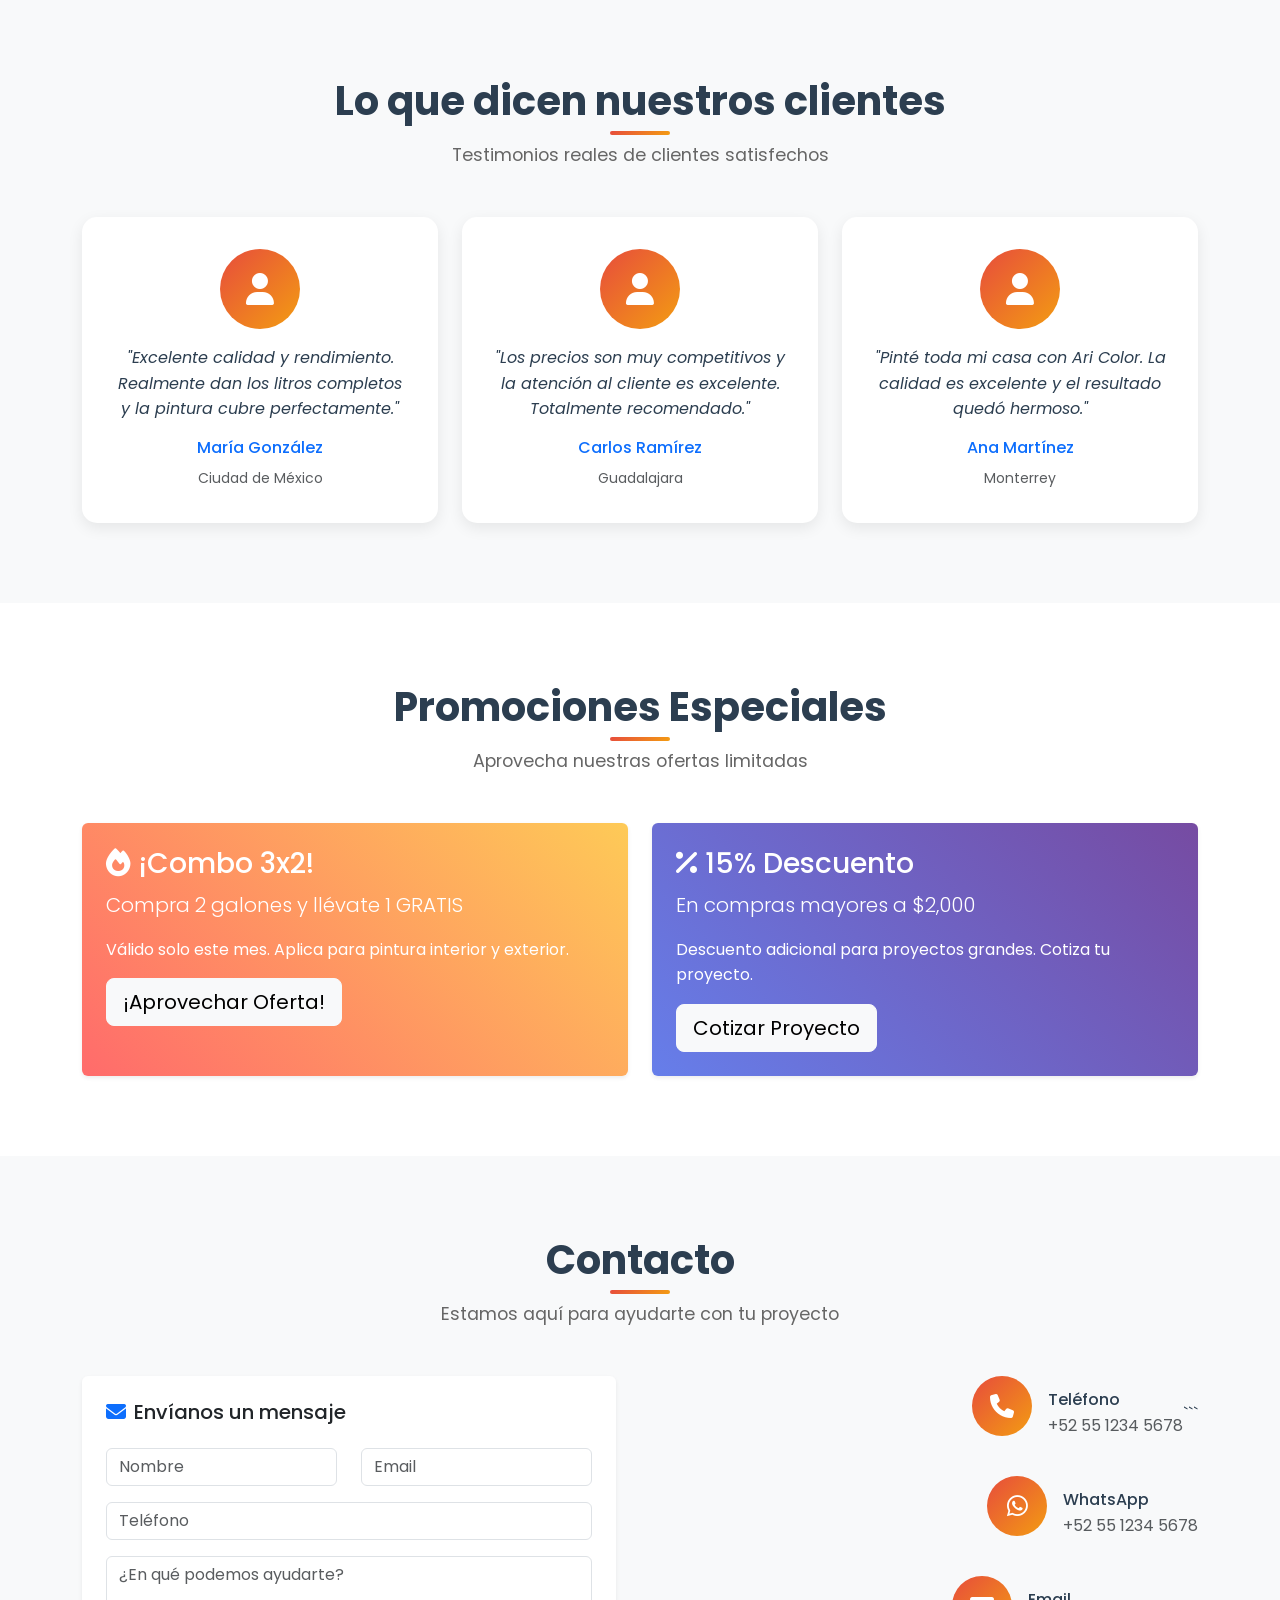
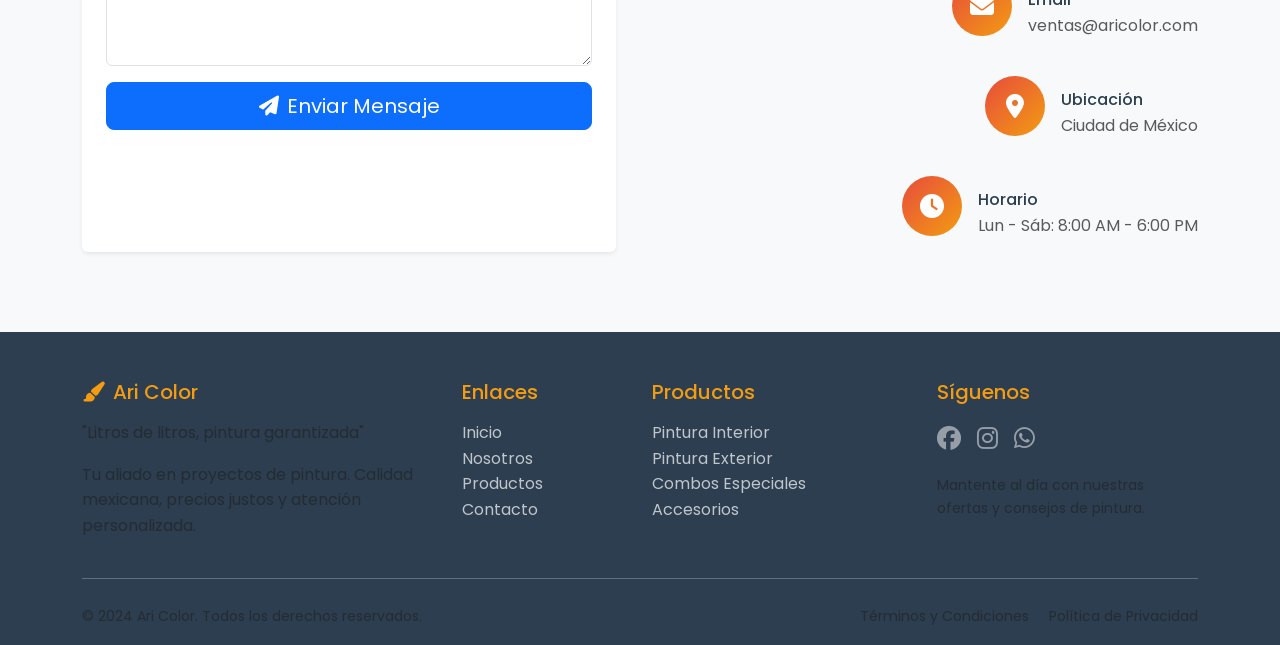
<file: indexv1.html>
<!DOCTYPE html>

<html lang="es">
<head>
    <meta charset="UTF-8">
    <meta name="viewport" content="width=device-width, initial-scale=1.0">
    <meta name="description" content="Ari Color - Litros de litros, pintura garantizada. Pintura mexicana de calidad premium.">
    <meta name="keywords" content="pintura, litros, calidad, mexicana, interior, exterior">
    <title>Ari Color - Litros de litros, pintura garantizada</title>
    <link href="https://cdn.jsdelivr.net/npm/bootstrap@5.3.2/dist/css/bootstrap.min.css" rel="stylesheet">
    <link href="https://cdnjs.cloudflare.com/ajax/libs/font-awesome/6.4.0/css/all.min.css" rel="stylesheet">
    <link href="https://fonts.googleapis.com/css2?family=Poppins:wght@300;400;600;700&display=swap" rel="stylesheet">
    <link href="style.css" rel="stylesheet">


</head>
<body>
    <!-- Navigation -->
    <nav class="navbar navbar-expand-lg navbar-custom fixed-top">
        <div class="container">
            <a class="navbar-brand" href="#home">
                <i class="fas fa-paint-brush me-2"></i>Ari Color
            </a>
            <button class="navbar-toggler" type="button" data-bs-toggle="collapse" data-bs-target="#navbarNav">
                <span class="navbar-toggler-icon"></span>
            </button>
            <div class="collapse navbar-collapse" id="navbarNav">
                <ul class="navbar-nav ms-auto">
                    <li class="nav-item">
                        <a class="nav-link" href="#home">Inicio</a>
                    </li>
                    <li class="nav-item">
                        <a class="nav-link" href="#about">Nosotros</a>
                    </li>
                    <li class="nav-item">
                        <a class="nav-link" href="#products">Productos</a>
                    </li>
                    <li class="nav-item">
                        <a class="nav-link" href="#why-us">¿Por qué elegirnos?</a>
                    </li>
                    <li class="nav-item">
                        <a class="nav-link" href="#testimonials">Testimonios</a>
                    </li>
                    <li class="nav-item">
                        <a class="nav-link" href="#promotions">Promociones</a>
                    </li>
                    <li class="nav-item">
                        <a class="nav-link" href="#contact">Contacto</a>
                    </li>
                </ul>
            </div>
        </div>
    </nav>

```
<!-- Hero Section -->
<section id="home" class="hero-section">
    <div class="container">
        <div class="row align-items-center">
            <div class="col-lg-6">
                <div class="hero-content fade-in-up">
                    <h1 class="hero-title">Ari Color</h1>
                    <p class="hero-subtitle">"Litros de litros, pintura garantizada"</p>
                    <p class="text-white mb-4">Pinturas mexicanas de calidad premium. Sin rebajar, con garantía de rendimiento y los mejores precios del mercado.</p>
                    <a href="#products" class="btn-custom me-3">
                        <i class="fas fa-shopping-cart me-2"></i>Compra Ahora
                    </a>
                    <a href="#calculator" class="btn btn-outline-light rounded-pill px-4">
                        <i class="fas fa-calculator me-2"></i>Calcular Pintura
                    </a>
                </div>
            </div>
            <div class="col-lg-6">
                <div class="text-center">
                    <i class="fas fa-paint-roller" style="font-size: 15rem; color: rgba(255,255,255,0.2);"></i>
                </div>
            </div>
        </div>
    </div>
</section>

<!-- Calculator Section -->
<section id="calculator" class="calculator-section">
    <div class="container">
        <div class="row justify-content-center">
            <div class="col-lg-8">
                <div class="calculator-card">
                    <h3 class="text-center mb-4">
                        <i class="fas fa-calculator text-primary me-2"></i>
                        Calculadora de Pintura
                    </h3>
                    <p class="text-center text-muted mb-4">Calcula exactamente cuánta pintura necesitas para tu proyecto</p>
                    
                    <div class="row">
                        <div class="col-md-6">
                            <div class="mb-3">
                                <label class="form-label">Ancho de la pared (metros)</label>
                                <input type="number" class="form-control" id="width" placeholder="Ej: 4" step="0.1" min="0">
                            </div>
                            <div class="mb-3">
                                <label class="form-label">Alto de la pared (metros)</label>
                                <input type="number" class="form-control" id="height" placeholder="Ej: 3" step="0.1" min="0">
                            </div>
                            <div class="mb-3">
                                <label class="form-label">Número de manos/pasadas</label>
                                <select class="form-select" id="coats">
                                    <option value="1">1 mano</option>
                                    <option value="2" selected>2 manos (recomendado)</option>
                                    <option value="3">3 manos</option>
                                </select>
                            </div>
                        </div>
                        <div class="col-md-6">
                            <div class="mb-3">
                                <label class="form-label">Calidad de la pintura</label>
                                <select class="form-select" id="quality">
                                    <option value="basica">Básica (8-10 m²/litro)</option>
                                    <option value="media" selected>Media (10-12 m²/litro)</option>
                                    <option value="premium">Premium (12-14 m²/litro)</option>
                                </select>
                            </div>
                            <div class="mb-3">
                                <label class="form-label">Tipo de superficie</label>
                                <select class="form-select" id="surface">
                                    <option value="lisa">Lisa (mejor rendimiento)</option>
                                    <option value="texturizada" selected>Texturizada (rendimiento medio)</option>
                                    <option value="rugosa">Rugosa (menor rendimiento)</option>
                                </select>
                            </div>
                            <div class="mb-3">
                                <label class="form-label">Número de paredes</label>
                                <input type="number" class="form-control" id="walls" placeholder="Ej: 1" value="1" min="1" max="20">
                            </div>
                        </div>
                    </div>
                    
                    <div class="text-center">
                        <button class="btn btn-primary btn-lg rounded-pill px-5" onclick="calculatePaint()">
                            <i class="fas fa-calculator me-2"></i>Calcular
                        </button>
                    </div>
                    
                    <div id="result" class="mt-4" style="display: none;">
                        <div class="alert alert-success">
                            <h5 class="text-center mb-3"><i class="fas fa-paint-brush me-2"></i>Resultado del Cálculo</h5>
                            
                            <div class="row text-center mb-3">
                                <div class="col-md-4">
                                    <div class="p-3 bg-white rounded">
                                        <small class="text-muted d-block">Área total</small>
                                        <strong id="totalArea" class="fs-5 text-primary"></strong>
                                    </div>
                                </div>
                                <div class="col-md-4">
                                    <div class="p-3 bg-white rounded">
                                        <small class="text-muted d-block">Rendimiento</small>
                                        <strong id="coverage" class="fs-5 text-primary"></strong>
                                    </div>
                                </div>
                                <div class="col-md-4">
                                    <div class="p-3 bg-white rounded">
                                        <small class="text-muted d-block">Litros necesarios</small>
                                        <strong id="liters" class="fs-5 text-primary"></strong>
                                    </div>
                                </div>
                            </div>
                            
                            <div class="text-center p-3 bg-white rounded">
                                <p class="mb-2"><strong>Recomendación de compra:</strong></p>
                                <p class="mb-0 fs-5 text-success" id="recommendation"></p>
                            </div>
                            
                            <div class="mt-3 p-3 bg-light rounded">
                                <small class="text-muted" id="details"></small>
                            </div>
                        </div>
                    </div>
                </div>
            </div>
        </div>
    </div>
</section>

<!-- About Section -->
<section id="about" class="section-padding">
    <div class="container">
        <div class="row align-items-center">
            <div class="col-lg-6">
                <h2 class="section-title text-start">Nosotros</h2>
                <p class="lead">Somos una empresa 100% mexicana comprometida con la calidad y la confianza.</p>
                <p>En Ari Color, creemos que cada proyecto merece la mejor pintura. Por eso, ofrecemos productos de calidad premium, sin rebajar, con la garantía de rendimiento que necesitas.</p>
                <p>Nuestro compromiso es contigo: trato atento, productos confiables y precios justos. Porque tu hogar merece lo mejor.</p>
                <div class="row mt-4">
                    <div class="col-6">
                        <div class="text-center">
                            <h3 class="text-primary">+1000</h3>
                            <p>Clientes satisfechos</p>
                        </div>
                    </div>
                    <div class="col-6">
                        <div class="text-center">
                            <h3 class="text-primary">100%</h3>
                            <p>Calidad mexicana</p>
                        </div>
                    </div>
                </div>
            </div>
            <div class="col-lg-6">
                <div class="text-center">
                    <i class="fas fa-users" style="font-size: 12rem; color: var(--primary-color); opacity: 0.1;"></i>
                </div>
            </div>
        </div>
    </div>
</section>

<!-- Products Section -->
<section id="products" class="section-padding bg-light">
    <div class="container">
        <h2 class="section-title">Nuestros Productos</h2>
        <p class="section-subtitle">Pintura de calidad premium en diferentes presentaciones</p>
        
        <div class="row g-4">
            <div class="col-lg-4 col-md-6">
                <div class="product-card">
                    <div class="product-image">
                        <i class="fas fa-paint-brush"></i>
                    </div>
                    <div class="card-body p-4">
                        <h5 class="card-title">Pintura Interior</h5>
                        <p class="card-text">Perfecta para interiores, fácil aplicación y excelente cobertura.</p>
                        <div class="d-flex justify-content-between align-items-center">
                            <span class="h5 text-primary mb-0">Desde $180</span>
                            <button class="btn btn-outline-primary btn-sm">Ver más</button>
                        </div>
                    </div>
                </div>
            </div>
            <div class="col-lg-4 col-md-6">
                <div class="product-card">
                    <div class="product-image">
                        <i class="fas fa-home"></i>
                    </div>
                    <div class="card-body p-4">
                        <h5 class="card-title">Pintura Exterior</h5>
                        <p class="card-text">Resistente a la intemperie, protección duradera para exteriores.</p>
                        <div class="d-flex justify-content-between align-items-center">
                            <span class="h5 text-primary mb-0">Desde $220</span>
                            <button class="btn btn-outline-primary btn-sm">Ver más</button>
                        </div>
                    </div>
                </div>
            </div>
            <div class="col-lg-4 col-md-6">
                <div class="product-card">
                    <div class="product-image">
                        <i class="fas fa-fill-drip"></i>
                    </div>
                    <div class="card-body p-4">
                        <h5 class="card-title">Combo Especial</h5>
                        <p class="card-text">3 galones a precio especial. Ideal para proyectos grandes.</p>
                        <div class="d-flex justify-content-between align-items-center">
                            <span class="h5 text-primary mb-0">$1,899</span>
                            <button class="btn btn-primary btn-sm">¡Oferta!</button>
                        </div>
                    </div>
                </div>
            </div>
        </div>
    </div>
</section>

<!-- Why Choose Us Section -->
<section id="why-us" class="section-padding">
    <div class="container">
        <h2 class="section-title">¿Por qué elegirnos?</h2>
        <p class="section-subtitle">Lo que nos hace diferentes en el mercado</p>
        
        <div class="row g-4">
            <div class="col-lg-3 col-md-6">
                <div class="feature-card">
                    <div class="feature-icon">
                        <i class="fas fa-droplet"></i>
                    </div>
                    <h5>Litros Reales</h5>
                    <p>Garantizamos el litro completo. Sin trucos, sin sorpresas.</p>
                </div>
            </div>
            <div class="col-lg-3 col-md-6">
                <div class="feature-card">
                    <div class="feature-icon">
                        <i class="fas fa-shield-alt"></i>
                    </div>
                    <h5>Sin Rebajar</h5>
                    <p>Pintura pura, sin diluyentes que comprometan la calidad.</p>
                </div>
            </div>
            <div class="col-lg-3 col-md-6">
                <div class="feature-card">
                    <div class="feature-icon">
                        <i class="fas fa-dollar-sign"></i>
                    </div>
                    <h5>Precio Justo</h5>
                    <p>La mejor relación calidad-precio del mercado.</p>
                </div>
            </div>
            <div class="col-lg-3 col-md-6">
                <div class="feature-card">
                    <div class="feature-icon">
                        <i class="fas fa-award"></i>
                    </div>
                    <h5>Garantía</h5>
                    <p>Respaldamos la calidad de nuestros productos al 100%.</p>
                </div>
            </div>
        </div>
    </div>
</section>

<!-- Testimonials Section -->
<section id="testimonials" class="section-padding bg-light">
    <div class="container">
        <h2 class="section-title">Lo que dicen nuestros clientes</h2>
        <p class="section-subtitle">Testimonios reales de clientes satisfechos</p>
        
        <div class="row g-4">
            <div class="col-lg-4 col-md-6">
                <div class="testimonial-card">
                    <div class="testimonial-avatar">
                        <i class="fas fa-user"></i>
                    </div>
                    <p class="fst-italic">"Excelente calidad y rendimiento. Realmente dan los litros completos y la pintura cubre perfectamente."</p>
                    <h6 class="text-primary">María González</h6>
                    <small class="text-muted">Ciudad de México</small>
                </div>
            </div>
            <div class="col-lg-4 col-md-6">
                <div class="testimonial-card">
                    <div class="testimonial-avatar">
                        <i class="fas fa-user"></i>
                    </div>
                    <p class="fst-italic">"Los precios son muy competitivos y la atención al cliente es excelente. Totalmente recomendado."</p>
                    <h6 class="text-primary">Carlos Ramírez</h6>
                    <small class="text-muted">Guadalajara</small>
                </div>
            </div>
            <div class="col-lg-4 col-md-6">
                <div class="testimonial-card">
                    <div class="testimonial-avatar">
                        <i class="fas fa-user"></i>
                    </div>
                    <p class="fst-italic">"Pinté toda mi casa con Ari Color. La calidad es excelente y el resultado quedó hermoso."</p>
                    <h6 class="text-primary">Ana Martínez</h6>
                    <small class="text-muted">Monterrey</small>
                </div>
            </div>
        </div>
    </div>
</section>

<!-- Promotions Section -->
<section id="promotions" class="section-padding">
    <div class="container">
        <h2 class="section-title">Promociones Especiales</h2>
        <p class="section-subtitle">Aprovecha nuestras ofertas limitadas</p>
        
        <div class="row g-4">
            <div class="col-lg-6">
                <div class="card border-0 shadow-sm h-100" style="background: linear-gradient(45deg, #ff6b6b, #feca57);">
                    <div class="card-body p-4 text-white">
                        <h3><i class="fas fa-fire me-2"></i>¡Combo 3x2!</h3>
                        <p class="lead">Compra 2 galones y llévate 1 GRATIS</p>
                        <p>Válido solo este mes. Aplica para pintura interior y exterior.</p>
                        <button class="btn btn-light btn-lg">¡Aprovechar Oferta!</button>
                    </div>
                </div>
            </div>
            <div class="col-lg-6">
                <div class="card border-0 shadow-sm h-100" style="background: linear-gradient(45deg, #667eea, #764ba2);">
                    <div class="card-body p-4 text-white">
                        <h3><i class="fas fa-percentage me-2"></i>15% Descuento</h3>
                        <p class="lead">En compras mayores a $2,000</p>
                        <p>Descuento adicional para proyectos grandes. Cotiza tu proyecto.</p>
                        <button class="btn btn-light btn-lg">Cotizar Proyecto</button>
                    </div>
                </div>
            </div>
        </div>
    </div>
</section>

<!-- Contact Section -->
<section id="contact" class="section-padding bg-light">
    <div class="container">
        <h2 class="section-title">Contacto</h2>
        <p class="section-subtitle">Estamos aquí para ayudarte con tu proyecto</p>
        
        <div class="row g-5">
            <div class="col-lg-6">
                <div class="card border-0 shadow-sm h-100">
                    <div class="card-body p-4">
                        <h5 class="mb-4"><i class="fas fa-envelope me-2 text-primary"></i>Envíanos un mensaje</h5>
                        <form>
                            <div class="row">
                                <div class="col-md-6 mb-3">
                                    <input type="text" class="form-control" placeholder="Nombre">
                                </div>
                                <div class="col-md-6 mb-3">
                                    <input type="email" class="form-control" placeholder="Email">
                                </div>
                            </div>
                            <div class="mb-3">
                                <input type="tel" class="form-control" placeholder="Teléfono">
                            </div>
                            <div class="mb-3">
                                <textarea class="form-control" rows="4" placeholder="¿En qué podemos ayudarte?"></textarea>
                            </div>
                            <button type="submit" class="btn btn-primary btn-lg w-100">
                                <i class="fas fa-paper-plane me-2"></i>Enviar Mensaje
                            </button>
                        </form>
                    </div>
                </div>
            </div>
            <div class="col-lg-6">
                <div class="row g-4">
                    <div class="col-12">
                        <div class="d-flex align-items-center">
                            <div class="feature-icon me-3" style="width: 60px; height: 60px; font-size: 1.5rem;">
                                <i class="fas fa-phone"></i>
                            </div>
                            <div>
                                <h6 class="mb-1">Teléfono</h6>
                                <p class="mb-0 text-muted">+52 55 1234 5678</p>
                            </div>
```
</div>
                    </div>
                    <div class="col-12">
                        <div class="d-flex align-items-center">
                            <div class="feature-icon me-3" style="width: 60px; height: 60px; font-size: 1.5rem;">
                                <i class="fab fa-whatsapp"></i>
                            </div>
                            <div>
                                <h6 class="mb-1">WhatsApp</h6>
                                <p class="mb-0 text-muted">+52 55 1234 5678</p>
                            </div>
                        </div>
                    </div>
                    <div class="col-12">
                        <div class="d-flex align-items-center">
                            <div class="feature-icon me-3" style="width: 60px; height: 60px; font-size: 1.5rem;">
                                <i class="fas fa-envelope"></i>
                            </div>
                            <div>
                                <h6 class="mb-1">Email</h6>
                                <p class="mb-0 text-muted">ventas@aricolor.com</p>
                            </div>
                        </div>
                    </div>
                    <div class="col-12">
                        <div class="d-flex align-items-center">
                            <div class="feature-icon me-3" style="width: 60px; height: 60px; font-size: 1.5rem;">
                                <i class="fas fa-map-marker-alt"></i>
                            </div>
                            <div>
                                <h6 class="mb-1">Ubicación</h6>
                                <p class="mb-0 text-muted">Ciudad de México</p>
                            </div>
                        </div>
                    </div>
<div class="col-12">
                        <div class="d-flex align-items-center">
                            <div class="feature-icon me-3" style="width: 60px; height: 60px; font-size: 1.5rem;">
                                <i class="fas fa-clock"></i>
                            </div>
                            <div>
                                <h6 class="mb-1">Horario</h6>
                                <p class="mb-0 text-muted">Lun - Sáb: 8:00 AM - 6:00 PM</p>
                            </div>
                        </div>
                    </div>
                </div>
            </div>
        </div>
    </div>
</section>

<!-- Footer -->
<footer class="footer">
    <div class="container">
        <div class="row g-4">
            <div class="col-lg-4">
                <h5><i class="fas fa-paint-brush me-2"></i>Ari Color</h5>
                <p class="text-muted">"Litros de litros, pintura garantizada"</p>
                <p class="text-muted">Tu aliado en proyectos de pintura. Calidad mexicana, precios justos y atención personalizada.</p>
            </div>
            <div class="col-lg-2">
                <h5>Enlaces</h5>
                <ul class="list-unstyled">
                    <li><a href="#home">Inicio</a></li>
                    <li><a href="#about">Nosotros</a></li>
                    <li><a href="#products">Productos</a></li>
                    <li><a href="#contact">Contacto</a></li>
                </ul>
            </div>
            <div class="col-lg-3">
                <h5>Productos</h5>
                <ul class="list-unstyled">
                    <li><a href="#">Pintura Interior</a></li>
                    <li><a href="#">Pintura Exterior</a></li>
                    <li><a href="#">Combos Especiales</a></li>
                    <li><a href="#">Accesorios</a></li>
                </ul>
            </div>
            <div class="col-lg-3">
                <h5>Síguenos</h5>
                <div class="d-flex gap-3 mb-3">
                    <a href="#" class="text-white-50 fs-4"><i class="fab fa-facebook"></i></a>
                    <a href="#" class="text-white-50 fs-4"><i class="fab fa-instagram"></i></a>
                    <a href="#" class="text-white-50 fs-4"><i class="fab fa-whatsapp"></i></a>
                </div>
                <p class="text-muted small">Mantente al día con nuestras ofertas y consejos de pintura.</p>
            </div>
        </div>



<hr class="my-4">
        <div class="row align-items-center">
            <div class="col-md-6">
                <p class="text-muted small mb-0">&copy; 2024 Ari Color. Todos los derechos reservados.</p>
            </div>
            <div class="col-md-6 text-md-end">
                <small class="text-muted">
                    <a href="#" class="text-muted me-3">Términos y Condiciones</a>
                    <a href="#" class="text-muted">Política de Privacidad</a>
                </small>
            </div>
        </div>
    </div>
</footer>

<!-- WhatsApp Floating Button -->
<a href="https://wa.me/5512345678?text=Hola,%20me%20interesa%20conocer%20más%20sobre%20sus%20productos" class="whatsapp-btn" target="_blank">
    <i class="fab fa-whatsapp"></i>
</a>

<!-- Bootstrap JS -->
<script src="https://cdn.jsdelivr.net/npm/bootstrap@5.3.2/dist/js/bootstrap.bundle.min.js"></script>

<script>
    // Paint Calculator Function with Quality Options
    function calculatePaint() {
        // Get input values
        const width = parseFloat(document.getElementById('width').value) || 0;
        const height = parseFloat(document.getElementById('height').value) || 0;
        const coats = parseInt(document.getElementById('coats').value) || 2;
        const walls = parseInt(document.getElementById('walls').value) || 1;
        const quality = document.getElementById('quality').value;
        const surface = document.getElementById('surface').value;

        // Validate inputs
        if (width <= 0 || height <= 0) {
            alert('Por favor, ingresa medidas válidas para ancho y alto');
            return;
        }

        // Define coverage based on quality (m²/litro)
        let baseCoverage = {
            'basica': 9,    // 8-10 m²/litro (promedio 9)
            'media': 11,    // 10-12 m²/litro (promedio 11)
            'premium': 13   // 12-14 m²/litro (promedio 13)
        };

        // Adjust coverage based on surface type
        let surfaceMultiplier = {
            'lisa': 1.1,        // +10% mejor rendimiento
            'texturizada': 1.0,  // rendimiento normal
            'rugosa': 0.85      // -15% rendimiento
        };

        // Calculate final coverage
        let coveragePerLiter = baseCoverage[quality] * surfaceMultiplier[surface];

        // Calculate total area
        const areaPerWall = width * height;
        const totalArea = areaPerWall * walls;

        // Calculate total area with coats
        const totalAreaWithCoats = totalArea * coats;

        // Calculate liters needed
        const litersNeeded = totalAreaWithCoats / coveragePerLiter;
        
        // Add 10% extra for waste and touch-ups
        const litersWithExtra = litersNeeded * 1.1;
        const roundedLiters = Math.ceil(litersWithExtra * 10) / 10;

        // Recommendation logic
        let recommendation = '';
        let purchaseOption = '';
        
        if (roundedLiters <= 1) {
            recommendation = '1 litro';
            purchaseOption = '1 envase de 1 litro';
        } else if (roundedLiters <= 4) {
            recommendation = '1 galón (4 litros)';
            purchaseOption = '1 galón de 4 litros';
        } else if (roundedLiters <= 19) {
            const gallons = Math.ceil(roundedLiters / 4);
            recommendation = `${gallons} galón(es) (${gallons * 4} litros)`;
            purchaseOption = gallons === 1 ? '1 galón de 4 litros' : `${gallons} galones de 4 litros`;
        } else {
            const buckets = Math.ceil(roundedLiters / 19);
            recommendation = `${buckets} cubeta(s) (${buckets * 19} litros)`;
            purchaseOption = buckets === 1 ? '1 cubeta de 19 litros' : `${buckets} cubetas de 19 litros`;
        }

        // Quality names for display
        const qualityNames = {
            'basica': 'Básica',
            'media': 'Media',
            'premium': 'Premium'
        };

        const surfaceNames = {
            'lisa': 'Lisa',
            'texturizada': 'Texturizada',
            'rugosa': 'Rugosa'
        };

        // Display results
        document.getElementById('totalArea').textContent = totalArea.toFixed(2) + ' m²';
        document.getElementById('coverage').textContent = coveragePerLiter.toFixed(1) + ' m²/L';
        document.getElementById('liters').textContent = roundedLiters + ' litros';
        document.getElementById('recommendation').innerHTML = `<i class="fas fa-shopping-cart me-2"></i>${recommendation}`;
        
        // Display detailed information
        const detailsText = `
            <strong>Detalles del cálculo:</strong><br>
            • ${walls} pared(es) de ${width}m × ${height}m = ${areaPerWall.toFixed(2)} m² cada una<br>
            • Área total: ${totalArea.toFixed(2)} m² × ${coats} mano(s) = ${totalAreaWithCoats.toFixed(2)} m² a pintar<br>
            • Calidad: ${qualityNames[quality]} | Superficie: ${surfaceNames[surface]}<br>
            • Rendimiento: ${coveragePerLiter.toFixed(1)} m² por litro<br>
            • Incluye 10% extra para desperdicios y retoques
        `;
        
        document.getElementById('details').innerHTML = detailsText;
        document.getElementById('result').style.display = 'block';

        // Scroll to result
        document.getElementById('result').scrollIntoView({ behavior: 'smooth', block: 'nearest' });
    }

    // Allow Enter key to calculate
    document.addEventListener('DOMContentLoaded', function() {
        const inputs = document.querySelectorAll('#width, #height, #walls');
        inputs.forEach(input => {
            input.addEventListener('keypress', function(e) {
                if (e.key === 'Enter') {
                    calculatePaint();
                }
            });
        });
    });



// Recommendation logic
        let recommendation = '';
        if (roundedLiters <= 1) {
            recommendation = '1 litro';
        } else if (roundedLiters <= 4) {
            recommendation = '1 galón (4 litros)';
        } else if (roundedLiters <= 19) {
            recommendation = '1 cubeta (19 litros)';
        } else {
            const buckets = Math.ceil(roundedLiters / 19);
            recommendation = `${buckets} cubetas (${buckets * 19} litros)`;
        }

        // Display results
        document.getElementById('liters').textContent = roundedLiters;
        document.getElementById('recommendation').textContent = recommendation;
        document.getElementById('result').style.display = 'block';

        // Scroll to result
        document.getElementById('result').scrollIntoView({ behavior: 'smooth', block: 'nearest' });
    }

    // Smooth scrolling for navigation links
    document.querySelectorAll('a[href^="#"]').forEach(anchor => {
        anchor.addEventListener('click', function (e) {
            e.preventDefault();
            const target = document.querySelector(this.getAttribute('href'));
            if (target) {
                const offsetTop = target.offsetTop - 80;
                window.scrollTo({
                    top: offsetTop,
                    behavior: 'smooth'
                });
            }
        });
    });

    // Navbar scroll effect
    window.addEventListener('scroll', function() {
        const navbar = document.querySelector('.navbar-custom');
        if (window.scrollY > 50) {
            navbar.style.background = 'rgba(255, 255, 255, 0.98)';
            navbar.style.boxShadow = '0 2px 20px rgba(0,0,0,0.15)';
        } else {
            navbar.style.background = 'rgba(255, 255, 255, 0.95)';
            navbar.style.boxShadow = '0 2px 20px rgba(0,0,0,0.1)';
        }
    });

Animation on scroll
    const observerOptions = {
        threshold: 0.1,
        rootMargin: '0px 0px -50px 0px'
    };

    const observer = new IntersectionObserver(function(entries) {
        entries.forEach(entry => {
            if (entry.isIntersecting) {
                entry.target.style.opacity = '1';
                entry.target.style.transform = 'translateY(0)';
            }
        });
    }, observerOptions);

    // Observe elements for animation
    document.addEventListener('DOMContentLoaded', function() {
        const animateElements = document.querySelectorAll('.feature-card, .product-card, .testimonial-card');
        animateElements.forEach(el => {
            el.style.opacity = '0';
            el.style.transform = 'translateY(30px)';
            el.style.transition = 'all 0.6s ease';
            observer.observe(el);
        });
    });

    // Form submission
    document.querySelector('form').addEventListener('submit', function(e) {
        e.preventDefault();
        alert('¡Gracias por tu mensaje! Te contactaremos pronto.');
        this.reset();
    });

    // Product buttons functionality
    document.querySelectorAll('.product-card button').forEach(button => {
        button.addEventListener('click', function() {
            const productName = this.closest('.product-card').querySelector('.card-title').textContent;
            alert(`Más información sobre: ${productName}\n\nPróximamente tendremos un catálogo detallado.`);
        });
    });

    // Promotion buttons functionality
    document.querySelectorAll('#promotions .card button').forEach(button => {
        button.addEventListener('click', function() {
            const promoTitle = this.closest('.card').querySelector('h3').textContent;
            alert(`¡Excelente elección!\n\n${promoTitle}\n\nContáctanos para aprovechar esta oferta.`);
        });
    });
</script>
</body>
</file>
<file: style.css>
/* ==========================================
   CATÁLOGO DE COLORES - ARI COLOR
   Estilos CSS
   ========================================== */


        :root {
            --primary-color: #e74c3c;
            --secondary-color: #3498db;
            --accent-color: #f39c12;
            --dark-color: #2c3e50;
            --light-color: #ecf0f1;
            --gradient: linear-gradient(135deg, #e74c3c 0%, #f39c12 100%);
        }

        * {
            margin: 0;
            padding: 0;
            box-sizing: border-box;
        }

        body {
            font-family: 'Poppins', sans-serif;
            line-height: 1.6;
            color: var(--dark-color);
        }


         /* Catalog Toggle Button */
        .catalog-toggle-wrapper {
            margin-top: 3rem;
            text-align: center;
        }

        .catalog-toggle-btn {
            background: var(--gradient);
            color: white;
            border: none;
            padding: 20px 50px;
            font-size: 1.3rem;
            font-weight: 600;
            border-radius: 50px;
            cursor: pointer;
            transition: all 0.4s cubic-bezier(0.68, -0.55, 0.265, 1.55);
            box-shadow: 0 10px 30px rgba(231, 76, 60, 0.3);
            position: relative;
            overflow: hidden;
        }

        .catalog-toggle-btn::before {
            content: '';
            position: absolute;
            top: 50%;
            left: 50%;
            width: 0;
            height: 0;
            border-radius: 50%;
            background: rgba(255, 255, 255, 0.3);
            transform: translate(-50%, -50%);
            transition: width 0.6s, height 0.6s;
        }

        .catalog-toggle-btn:hover::before {
            width: 300px;
            height: 300px;
        }

        .catalog-toggle-btn:hover {
            transform: translateY(-5px) scale(1.05);
            box-shadow: 0 15px 40px rgba(231, 76, 60, 0.4);
        }

        .catalog-toggle-btn i {
            margin-right: 10px;
            transition: transform 0.3s ease;
        }

        .catalog-toggle-btn.active i {
            transform: rotate(180deg);
        }

        /* Catalog Section Collapsible */
        .catalog-collapsible {
            max-height: 0;
            overflow: hidden;
            transition: max-height 0.8s cubic-bezier(0.4, 0, 0.2, 1);
            opacity: 0;
        }

        .catalog-collapsible.show {
            max-height: 5000px;
            opacity: 1;
            transition: max-height 0.8s cubic-bezier(0.4, 0, 0.2, 1), opacity 0.5s ease 0.2s;
        }

        .catalog-section {
            padding: 4rem 0;
            background: linear-gradient(135deg, #f8f9fa 0%, #e9ecef 100%);
        }

         /* Filtros */
        .filter-container {
            background: white;
            padding: 2rem;
            border-radius: 15px;
            box-shadow: 0 5px 15px rgba(0, 0, 0, 0.08);
            margin-bottom: 2rem;
        }

        .filter-btn {
            padding: 10px 20px;
            border: 2px solid #ddd;
            background: white;
            border-radius: 25px;
            margin: 5px;
            cursor: pointer;
            transition: all 0.3s ease;
            font-weight: 500;
        }

        .filter-btn:hover {
            transform: translateY(-2px);
            box-shadow: 0 5px 15px rgba(0, 0, 0, 0.1);
        }

        .filter-btn.active {
            background: var(--gradient);
            color: white;
            border-color: transparent;
        }

        .search-box {
            border-radius: 25px;
            padding: 12px 20px;
            border: 2px solid #ddd;
            transition: all 0.3s ease;
        }

        .search-box:focus {
            border-color: var(--primary-color);
            box-shadow: 0 0 0 3px rgba(231, 76, 60, 0.1);
        }

        /* Tarjetas de Color */
        .color-grid {
            display: grid;
            grid-template-columns: repeat(auto-fill, minmax(180px, 1fr));
            gap: 1.5rem;
        }

        .color-card {
            background: white;
            border-radius: 15px;
            overflow: hidden;
            cursor: pointer;
            transition: all 0.3s ease;
            box-shadow: 0 5px 15px rgba(0, 0, 0, 0.08);
            position: relative;
        }

        .color-card:hover {
            transform: translateY(-10px);
            box-shadow: 0 15px 35px rgba(0, 0, 0, 0.15);
        }

        .color-swatch {
            height: 150px;
            position: relative;
            overflow: hidden;
        }

        .color-swatch::after {
            content: '';
            position: absolute;
            top: 0;
            left: 0;
            right: 0;
            bottom: 0;
            background: linear-gradient(to bottom, transparent 50%, rgba(0,0,0,0.2));
        }

        .color-info {
            padding: 1rem;
        }

        .color-name {
            font-weight: 600;
            font-size: 1rem;
            margin-bottom: 0.25rem;
            color: #2c3e50;
        }

        .color-code {
            font-size: 0.85rem;
            color: #666;
            font-family: monospace;
        }

        .color-tag {
            display: inline-block;
            padding: 3px 10px;
            background: #f0f0f0;
            border-radius: 12px;
            font-size: 0.75rem;
            margin-top: 0.5rem;
            color: #666;
        }

        /* Modal */
        .modal-content {
            border-radius: 20px;
            border: none;
        }

        .modal-color-preview {
            height: 150px;
            border-radius: 15px;
            box-shadow: 0 10px 30px rgba(0, 0, 0, 0.2);
        }

        .color-detail-info {
            padding: 2rem;
        }

        .color-detail-name {
            font-size: 2rem;
            font-weight: 700;
            margin-bottom: 0.5rem;
        }

        .detail-item {
            padding: 1rem;
            background: #f8f9fa;
            border-radius: 10px;
            margin-bottom: 0.5rem;
        }

        .detail-label {
            font-weight: 600;
            color: #666;
            font-size: 0.9rem;
        }

        .detail-value {
            font-size: 1.1rem;
            color: #2c3e50;
        }

        .copy-btn {
            background: #3498db;
            border: none;
            color: white;
            padding: 8px 16px;
            border-radius: 8px;
            cursor: pointer;
            transition: all 0.3s ease;
        }

        .copy-btn:hover {
            transform: scale(1.05);
        }

        /* Animaciones */
        @keyframes fadeInUp {
            from {
                opacity: 0;
                transform: translateY(20px);
            }
            to {
                opacity: 1;
                transform: translateY(0);
            }
        }

        .fade-in-up {
            animation: fadeInUp 0.5s ease forwards;
        }

        /* Responsive */
        @media (max-width: 768px) {
            .color-grid {
                grid-template-columns: repeat(auto-fill, minmax(140px, 1fr));
                gap: 1rem;
            }

            .color-swatch {
                height: 120px;
            }
        }
        /* Navbar */
        .navbar-custom {
            background: rgba(255, 255, 255, 0.95);
            backdrop-filter: blur(10px);
            box-shadow: 0 2px 20px rgba(0, 0, 0, 0.1);
            transition: all 0.3s ease;
        }

        .navbar-brand {
            font-weight: 700;
            font-size: 1.8rem;
            background: var(--gradient);
            -webkit-background-clip: text;
            -webkit-text-fill-color: transparent;
            background-clip: text;
        }

        .nav-link {
            font-weight: 500;
            color: var(--dark-color) !important;
            transition: all 0.3s ease;
            position: relative;
        }

        .nav-link:hover {
            color: var(--primary-color) !important;
            transform: translateY(-2px);
        }

        .nav-link::after {
            content: '';
            position: absolute;
            width: 0;
            height: 2px;
            bottom: 0;
            left: 50%;
            background: var(--gradient);
            transition: all 0.3s ease;
            transform: translateX(-50%);
        }

        .nav-link:hover::after {
            width: 100%;
        }

        /* Hero Section */
        /*.hero-section {
            background: var(--gradient);
            min-height: 100vh;
            display: flex;
            align-items: center;
            position: relative;
            overflow: hidden;
        }

        .hero-section::before {
            content: '';
            position: absolute;
            top: 0;
            left: 0;
            right: 0;
            bottom: 0;
            background: url('data:image/svg+xml,<svg xmlns="http://www.w3.org/2000/svg" viewBox="0 0 1200 120"><path d="M985.66,92.83C906.67,72,823.78,31,743.84,14.19c-82.26-17.34-168.06-16.33-250.45.39-57.84,11.73-114,31.07-172,41.86A600.21,600.21,0,0,1,0,27.35V120H1200V95.8C1132.19,118.92,1055.71,111.31,985.66,92.83Z" fill="rgba(255,255,255,0.1)"/></svg>') no-repeat bottom;
            background-size: cover;
        }
*/

        /* Hero Section */
        .hero-section {
            background: url('images/bg/latas.jpg') center center/cover no-repeat;
            min-height: 100vh;
            display: flex;
            align-items: center;
            position: relative;
            overflow: hidden;
        }

      
        .hero-content {
            position: relative;
            z-index: 2;
        }

        .hero-title {
            font-size: 3.5rem;
            font-weight: 700;
            color: white;
            text-shadow: 2px 2px 4px rgba(0, 0, 0, 0.3);
            margin-bottom: 1rem;
        }

        .hero-subtitle {
            font-size: 1.3rem;
            color: rgba(255, 255, 255, 0.9);
            margin-bottom: 2rem;
        }

        .btn-custom {
            background: white;
            color: var(--primary-color);
            padding: 12px 30px;
            border-radius: 50px;
            font-weight: 600;
            text-decoration: none;
            display: inline-block;
            transition: all 0.3s ease;
            box-shadow: 0 5px 15px rgba(0, 0, 0, 0.2);
        }

        .btn-custom:hover {
            transform: translateY(-3px);
            box-shadow: 0 8px 25px rgba(0, 0, 0, 0.3);
            color: var(--primary-color);
        }

        /* Calculator Section */
        /*.calculator-section {
            background: linear-gradient(45deg, #787c80 0%, #e9ecef 100%);
            padding: 4rem 0;
        }
*/
/* Calculator Section */
.calculator-section {
    background: url('images/bg/calculadora.png') center center/cover no-repeat;
    padding: 4rem 0;
    position: relative;
}

.calculator-section::before {
    content: '';
    position: absolute;
    top: 0;
    left: 0;
    right: 0;
    bottom: 0;
    background: linear-gradient(135deg, rgba(218, 203, 235, 0.795) 0%, rgba(243, 157, 18, 0.308) 100%);
}

.calculator-section .container {
    position: relative;
    z-index: 2;
}

.calculator-card {
    background: white;
    border-radius: 20px;
    padding: 2rem;
    box-shadow: 0 10px 30px rgba(0, 0, 0, 0.1);
    transition: transform 0.3s ease;
}

.calculator-card:hover {
    transform: translateY(-5px);
}
        .calculator-card {
            background: white;
            border-radius: 20px;
            padding: 2rem;
            box-shadow: 0 10px 30px rgba(0, 0, 0, 0.1);
            transition: transform 0.3s ease;
        }

        .calculator-card:hover {
            transform: translateY(-5px);
        }

        /* Features */
        .feature-card {
            background: white;
            padding: 2rem;
            border-radius: 15px;
            text-align: center;
            transition: all 0.3s ease;
            box-shadow: 0 5px 15px rgba(0, 0, 0, 0.08);
            height: 100%;
        }

        .feature-card:hover {
            transform: translateY(-10px);
            box-shadow: 0 15px 35px rgba(0, 0, 0, 0.1);
        }

        .feature-icon {
            width: 80px;
            height: 80px;
            background: var(--gradient);
            border-radius: 50%;
            display: flex;
            align-items: center;
            justify-content: center;
            margin: 0 auto 1rem;
            color: white;
            font-size: 2rem;
        }

        /* Products */
        .product-card {
            background: white;
            border-radius: 15px;
            overflow: hidden;
            transition: all 0.3s ease;
            box-shadow: 0 5px 15px rgba(0, 0, 0, 0.08);
            height: 100%;
        }

        .product-card:hover {
            transform: translateY(-5px);
            box-shadow: 0 15px 35px rgba(0, 0, 0, 0.15);
        }


.product-image {
  width: 10%;
  max-width: 100px; /* o el tamaño que necesites */
}


        /* Testimonials */
        .testimonial-card {
            background: white;
            padding: 2rem;
            border-radius: 15px;
            box-shadow: 0 5px 15px rgba(0, 0, 0, 0.08);
            text-align: center;
            height: 100%;
        }

        .testimonial-avatar {
            width: 80px;
            height: 80px;
            background: var(--gradient);
            border-radius: 50%;
            display: flex;
            align-items: center;
            justify-content: center;
            margin: 0 auto 1rem;
            color: white;
            font-size: 2rem;
        }

        /* Sections */
        .section-padding {
            padding: 5rem 0;
        }

        .section-title {
            font-size: 2.5rem;
            font-weight: 700;
            text-align: center;
            margin-bottom: 1rem;
            position: relative;
        }

        .section-title::after {
            content: '';
            position: absolute;
            bottom: -10px;
            left: 50%;
            transform: translateX(-50%);
            width: 60px;
            height: 4px;
            background: var(--gradient);
            border-radius: 2px;
        }

        .section-subtitle {
            text-align: center;
            color: #666;
            margin-bottom: 3rem;
            font-size: 1.1rem;
        }

        /* Footer */
        .footer {
            background: var(--dark-color);
            color: white;
            padding: 3rem 0 1rem;
        }

        .footer h5 {
            color: var(--accent-color);
            margin-bottom: 1rem;
        }

        .footer a {
            color: rgba(255, 255, 255, 0.7);
            text-decoration: none;
            transition: color 0.3s ease;
        }

        .footer a:hover {
            color: var(--accent-color);
        }
        .hero-subtitle {
    font-size: 1.3rem;
    color: white;
    margin-bottom: 2rem;
    background: var(--accent-color);
    padding: 15px 30px;
    display: inline-block;
    border-radius: 50% 20% / 10% 40%;
    box-shadow: 0 5px 15px rgba(243, 156, 18, 0.4);
    transform: rotate(-1deg);
}

.hero-description {
    color: white;
    background: linear-gradient(135deg, rgba(243, 156, 18, 0.95) 0%, rgba(230, 126, 34, 0.95) 100%);
    padding: 20px 30px;
    display: inline-block;
    border-radius: 30% 70% 70% 30% / 30% 30% 70% 70%;
    box-shadow: 0 5px 20px rgba(243, 156, 18, 0.5);
    transform: rotate(1deg);
    max-width: 600px;
}

        /* Animations */
        @keyframes fadeInUp {
            from {
                opacity: 0;
                transform: translateY(30px);
            }

            to {
                opacity: 1;
                transform: translateY(0);
            }
        }

        .fade-in-up {
            animation: fadeInUp 0.6s ease forwards;
        }

        /* WhatsApp Button */
        .whatsapp-btn {
            position: fixed;
            bottom: 20px;
            right: 20px;
            background: #25d366;
            color: white;
            width: 60px;
            height: 60px;
            border-radius: 50%;
            display: flex;
            align-items: center;
            justify-content: center;
            font-size: 1.5rem;
            text-decoration: none;
            box-shadow: 0 4px 12px rgba(0, 0, 0, 0.3);
            transition: all 0.3s ease;
            z-index: 1000;
        }

        .whatsapp-btn:hover {
            transform: scale(1.1);
            color: white;
        }

        /* Responsive */
        @media (max-width: 768px) {
            .hero-title {
                font-size: 2.5rem;
            }

            .section-padding {
                padding: 3rem 0;
            }
        }
</file>
